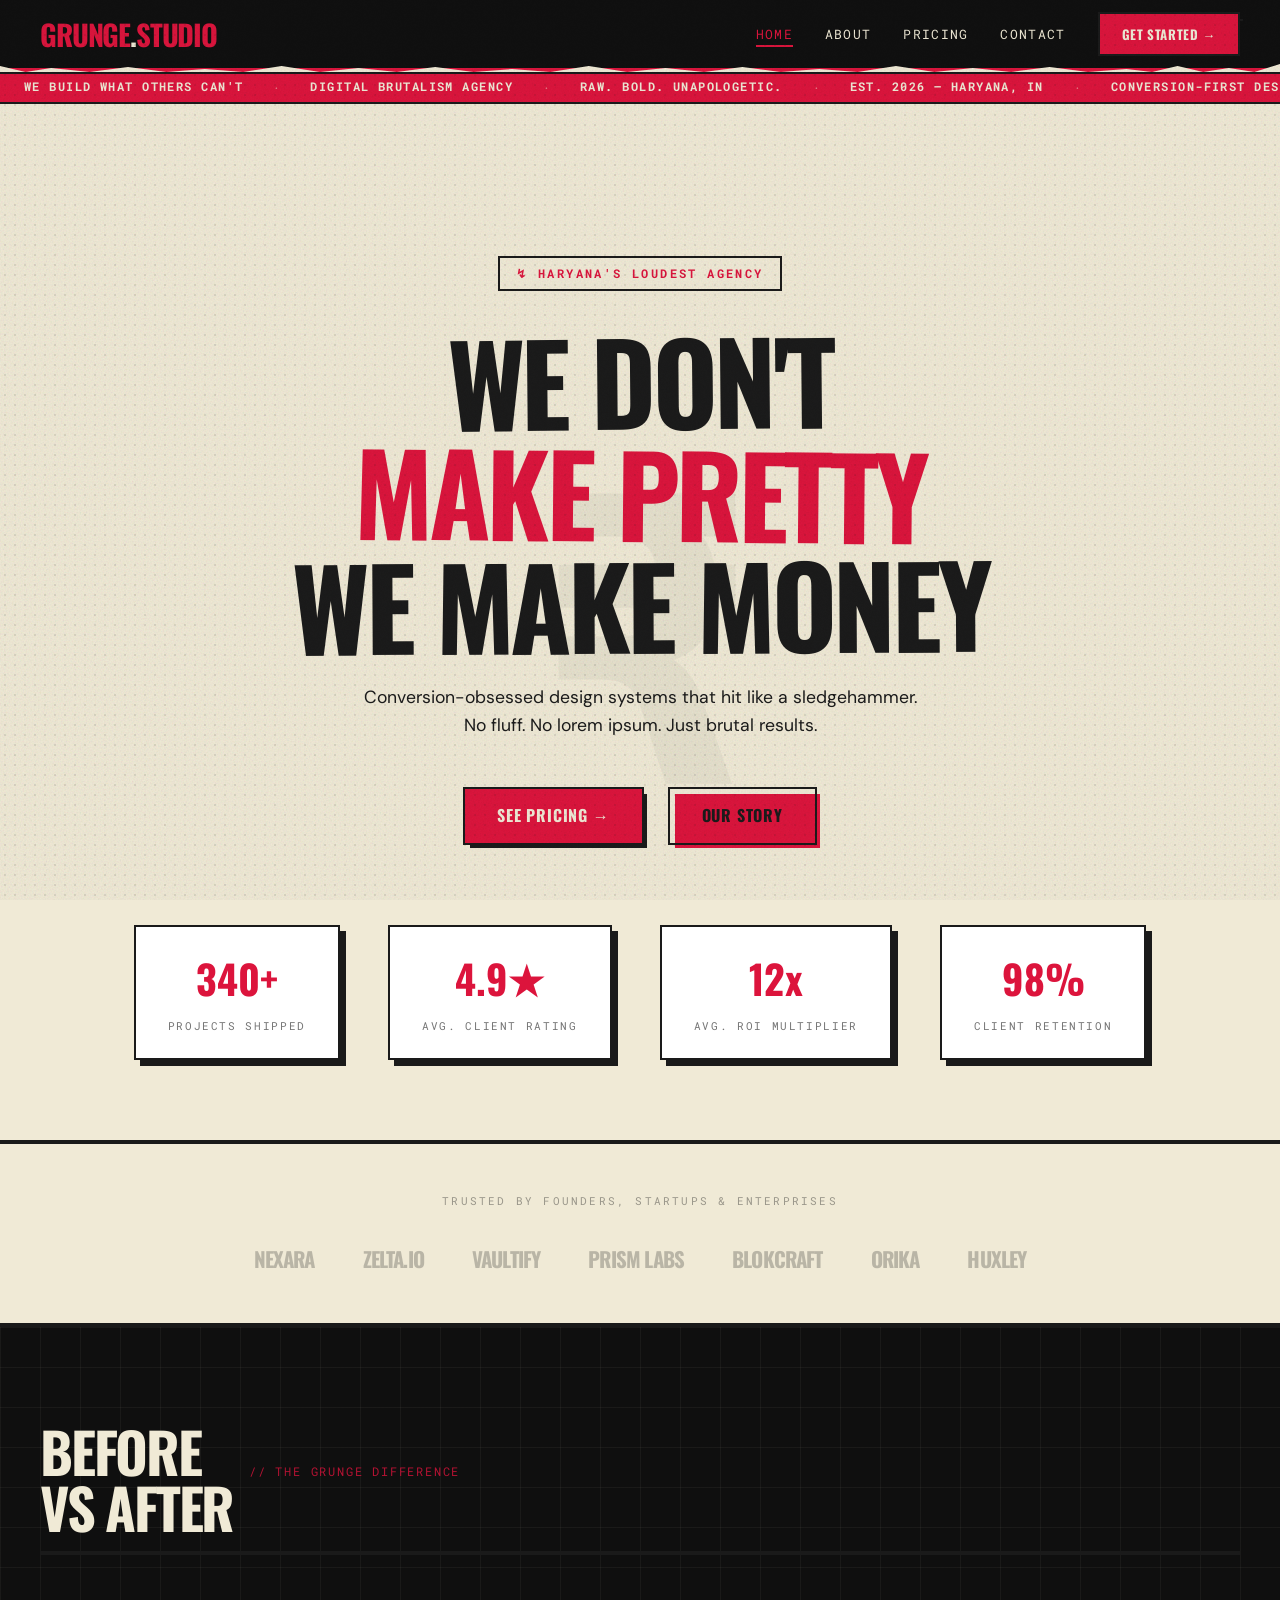
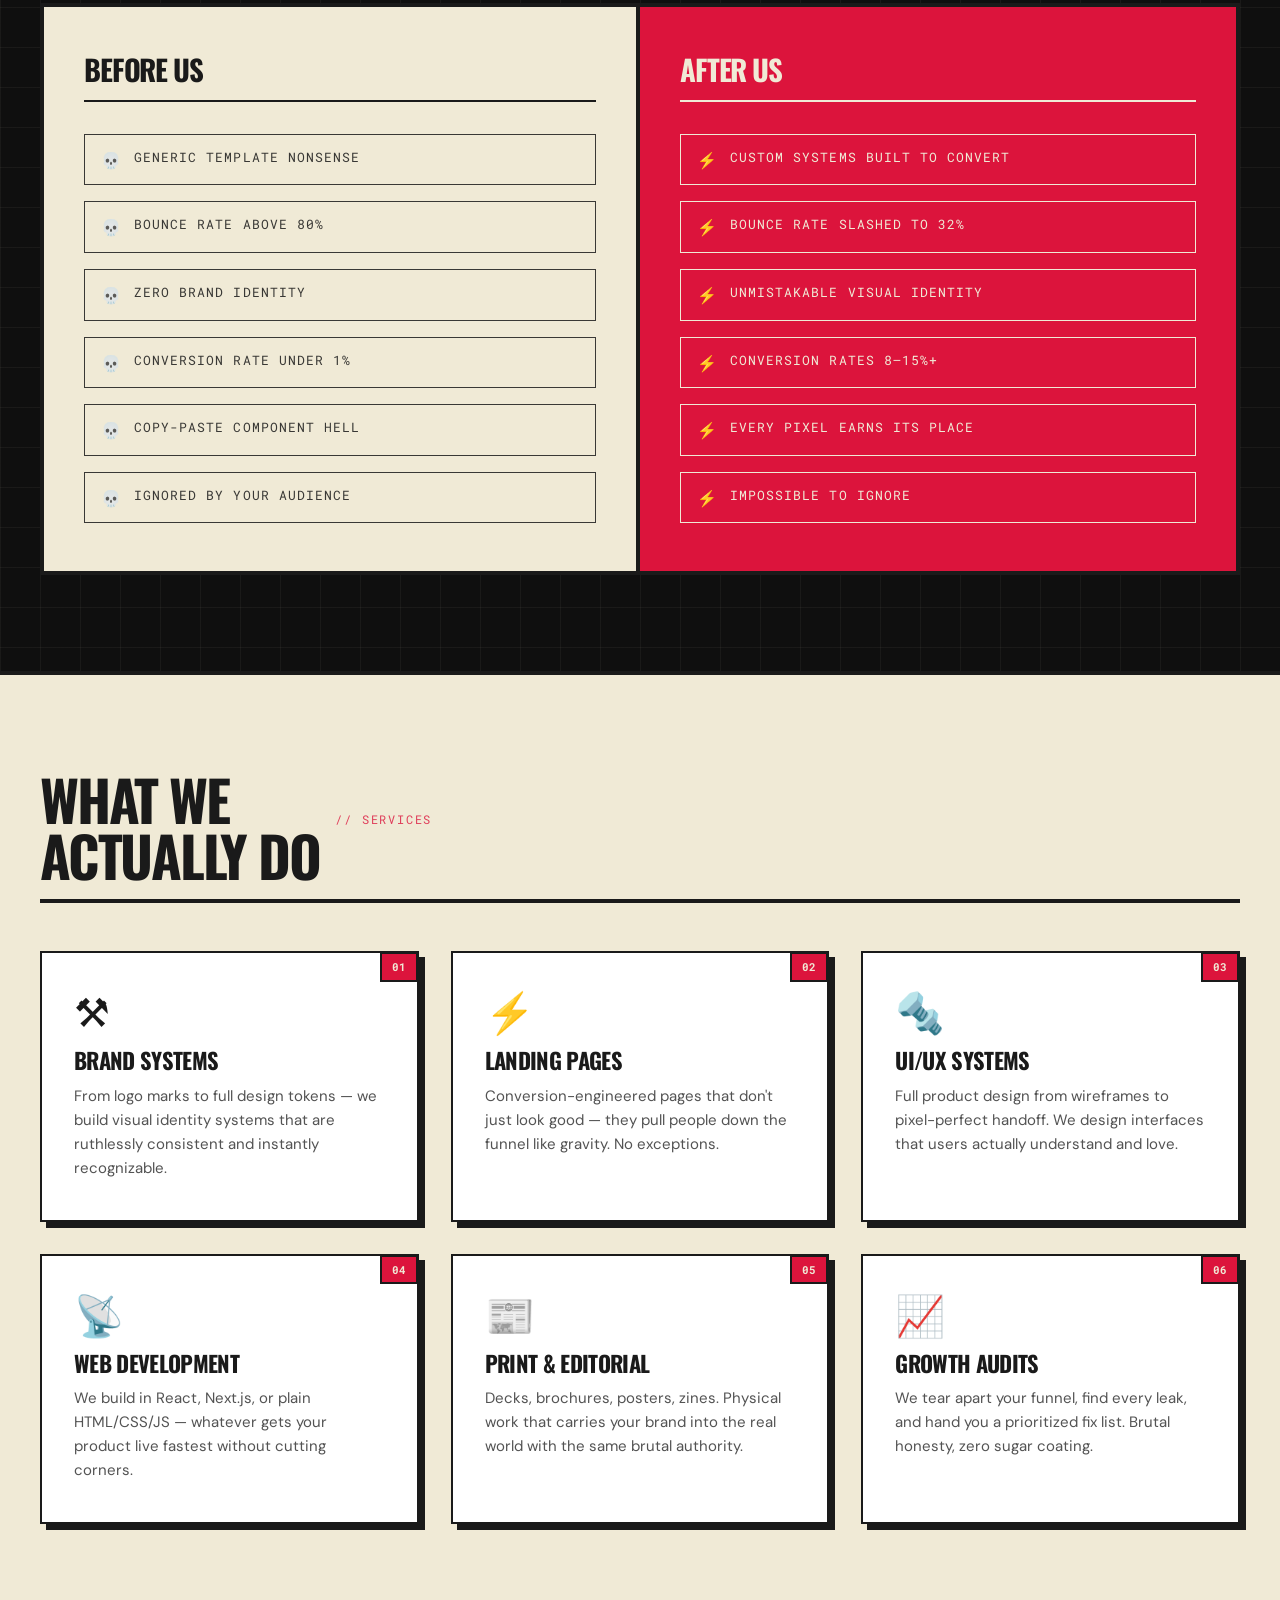
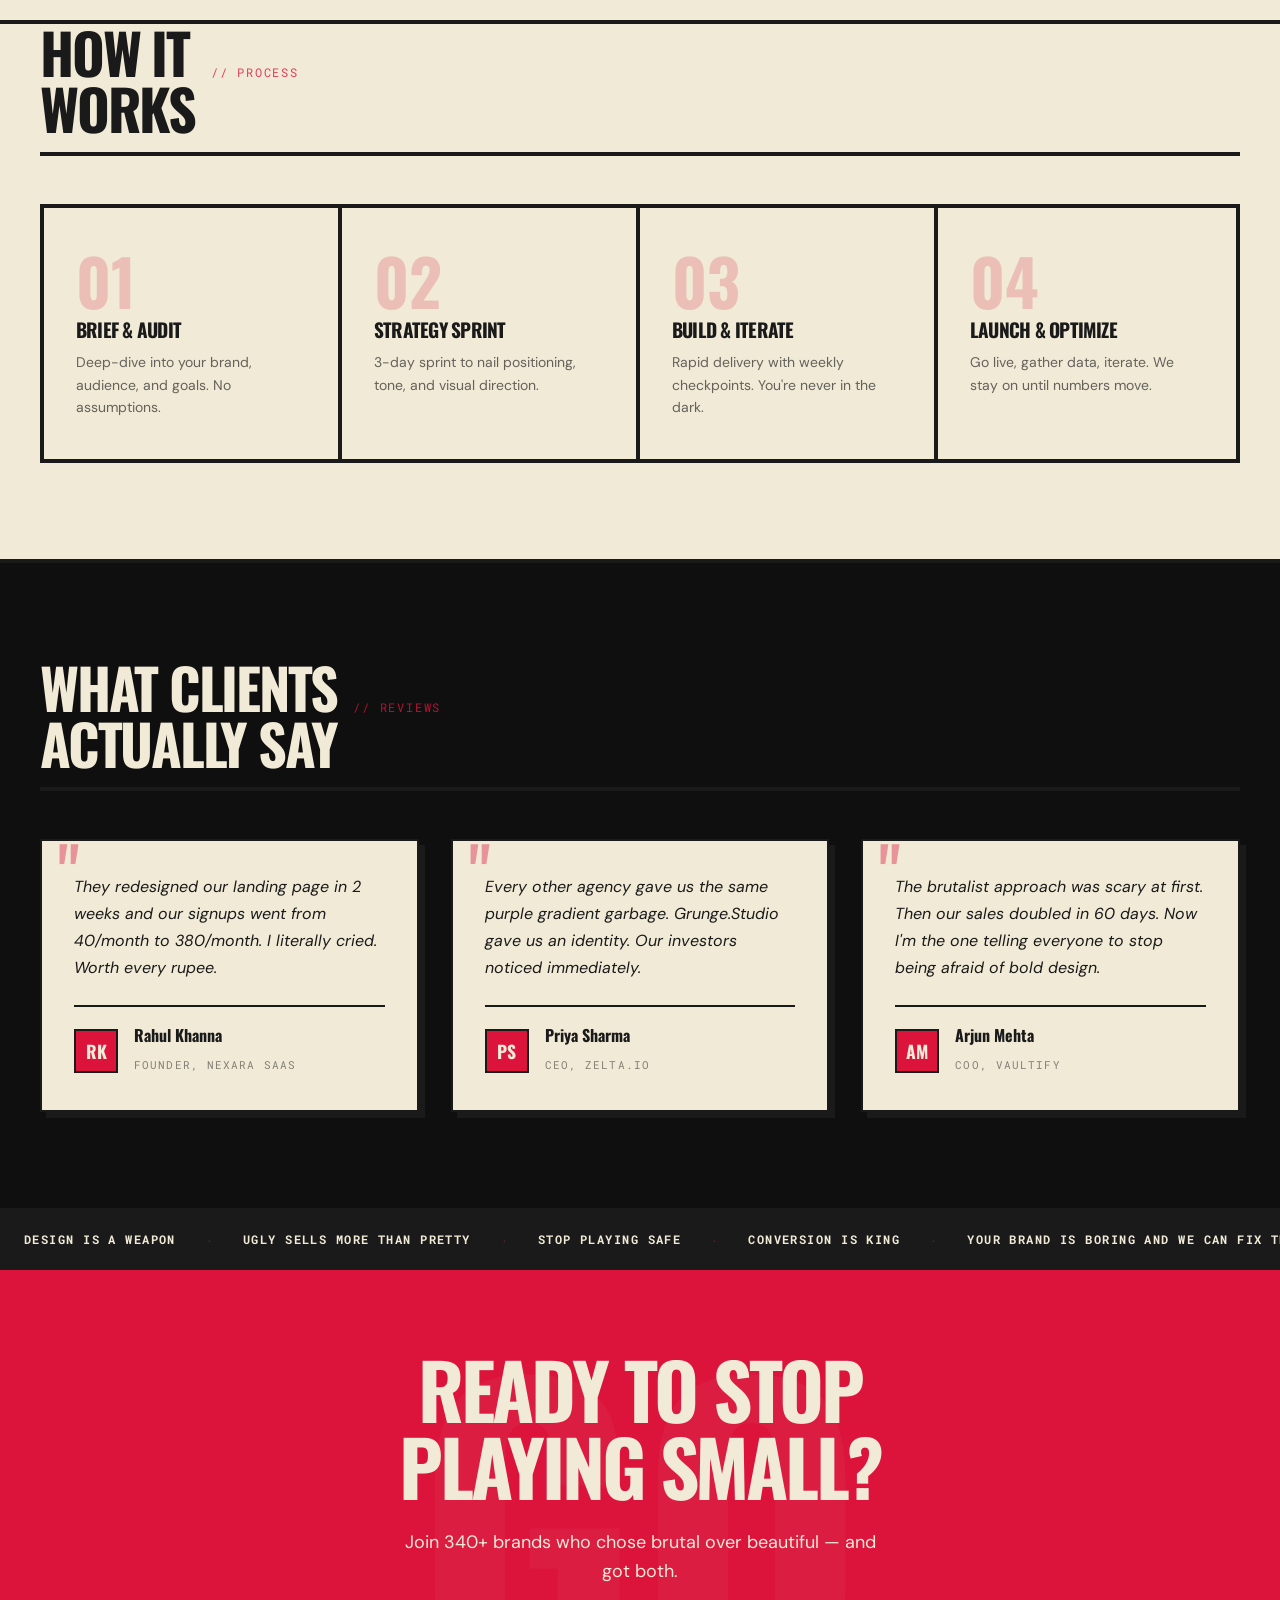
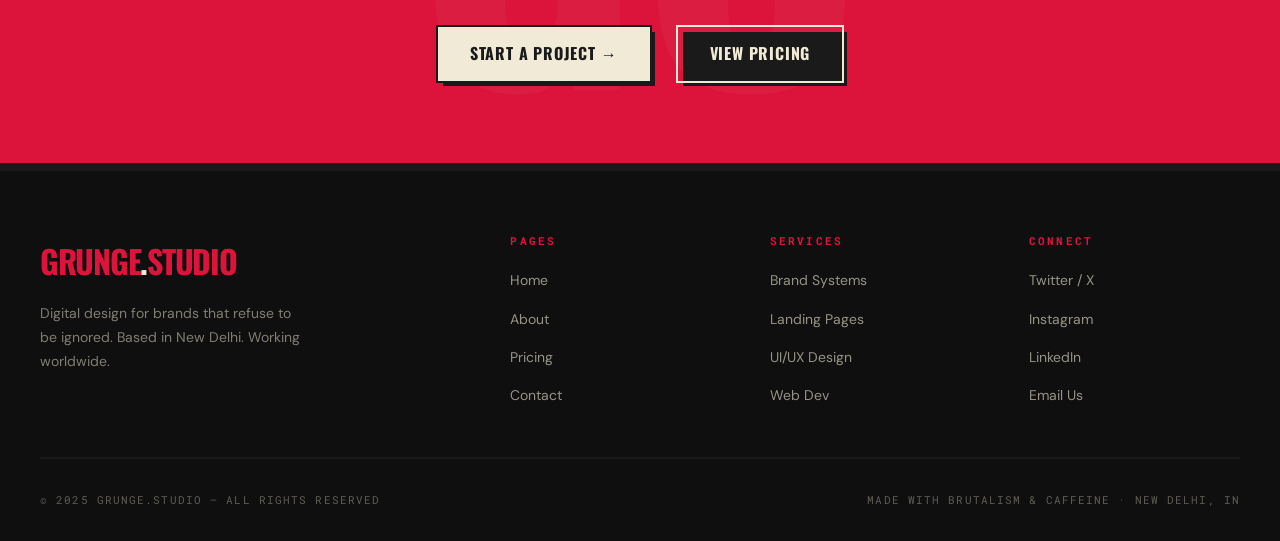
<file: webbbb project/index.html>
<!DOCTYPE html>
<html lang="en">
<head>
  <meta charset="UTF-8" />
  <meta name="viewport" content="width=device-width, initial-scale=1.0" />
  <title>GRUNGE.STUDIO — Digital Brutalism Agency</title>
  <link rel="stylesheet" href="style.css" />
  <style>
    /* Page-specific extras */
    .hero-img-block {
      position: absolute;
      right: 4vw; bottom: 4rem;
      width: 260px;
      border: var(--border);
      box-shadow: var(--shadow);
      background: var(--white);
      transform: rotate(2deg);
      overflow: hidden;
      display: none;
    }
    @media (min-width: 1000px) { .hero-img-block { display: block; } }

    .hero-img-block img { width: 100%; display: block; filter: grayscale(0.5) contrast(1.1); }
    .hero-img-caption {
      padding: 0.75rem 1rem;
      border-top: var(--border);
      font-family: 'Roboto Mono', monospace;
      font-size: 10px;
      text-transform: uppercase;
      letter-spacing: 0.1em;
      background: var(--newsprint);
    }

    .process-steps {
      display: grid;
      grid-template-columns: repeat(auto-fit, minmax(200px, 1fr));
      gap: 0;
      border: var(--border-thick);
      overflow: hidden;
    }
    .process-step {
      padding: 2.5rem 2rem;
      border-right: var(--border-thick);
      position: relative;
      transition: background 0.2s ease;
    }
    .process-step:last-child { border-right: none; }
    .process-step:hover { background: var(--crimson); color: var(--newsprint); }
    .process-step:hover .step-num { color: var(--newsprint); opacity: 0.3; }
    .process-step:hover p { color: var(--newsprint); opacity: 0.8; }
    .step-num {
      font-family: 'Oswald', sans-serif;
      font-size: 4rem;
      font-weight: 900;
      color: var(--crimson);
      opacity: 0.2;
      line-height: 1;
      margin-bottom: 0.5rem;
      display: block;
      transition: color 0.2s ease, opacity 0.2s ease;
    }
    .process-step h3 { font-size: 1.2rem; margin-bottom: 0.75rem; }
    .process-step p { font-size: 14px; opacity: 0.65; transition: color 0.2s ease, opacity 0.2s ease; }

    .brands-strip {
      padding: 3rem 2.5rem;
      border-bottom: var(--border-thick);
    }
    .brands-label {
      font-family: 'Roboto Mono', monospace;
      font-size: 11px;
      text-transform: uppercase;
      letter-spacing: 0.2em;
      opacity: 0.4;
      margin-bottom: 2rem;
      text-align: center;
    }
    .brands-logos {
      display: flex;
      align-items: center;
      justify-content: center;
      flex-wrap: wrap;
      gap: 3rem;
    }
    .brand-logo {
      font-family: 'Oswald', sans-serif;
      font-size: 1.3rem;
      font-weight: 700;
      letter-spacing: -0.04em;
      text-transform: uppercase;
      color: var(--charcoal);
      opacity: 0.25;
      transition: opacity 0.2s ease;
      cursor: default;
    }
    .brand-logo:hover { opacity: 0.7; }
  </style>
</head>
<body>

<!-- ════ HEADER ════════════════════════════════════════════ -->
<header class="site-header">
  <a href="index.html" class="logo">GRUNGE<span>.</span>STUDIO</a>
  <nav>
    <a href="index.html">Home</a>
    <a href="about.html">About</a>
    <a href="pricing.html">Pricing</a>
    <a href="contact.html">Contact</a>
    <a href="contact.html" class="btn-stamp" style="padding:10px 22px; font-size:13px;">Get Started →</a>
  </nav>
  <button class="hamburger" aria-label="Menu">
    <span></span><span></span><span></span>
  </button>
</header>

<!-- ════ MOBILE NAV ════════════════════════════════════════ -->
<div class="mobile-nav">
  <button class="mobile-nav-close">✕</button>
  <a href="index.html">Home</a>
  <a href="about.html">About</a>
  <a href="pricing.html">Pricing</a>
  <a href="contact.html">Contact</a>
</div>

<!-- ════ TICKER ════════════════════════════════════════════ -->
<div class="ticker" style="margin-top:72px;">
  <div class="ticker-track">
    <span class="ticker-item">We Build What Others Can't</span>
    <span class="ticker-dot">·</span>
    <span class="ticker-item">Digital Brutalism Agency</span>
    <span class="ticker-dot">·</span>
    <span class="ticker-item">Raw. Bold. Unapologetic.</span>
    <span class="ticker-dot">·</span>
    <span class="ticker-item">Est. 2026 — Haryana, IN</span>
    <span class="ticker-dot">·</span>
    <span class="ticker-item">Conversion-First Design</span>
    <span class="ticker-dot">·</span>
    <span class="ticker-item">Results Over Pretty</span>
    <span class="ticker-dot">·</span>
  </div>
</div>

<!-- ════ HERO ═══════════════════════════════════════════════ -->
<section class="hero" id="hero">
  <div class="hero-watermark">₹</div>

  <span class="hero-label glitch-reveal">↯ Haryana's Loudest Agency</span>

  <h1 class="glitch-reveal">
    <span class="line-1">We Don't</span>
    <span class="line-2">Make Pretty</span>
    <span class="line-3">We Make Money</span>
  </h1>

  <p class="hero-sub glitch-reveal">
    Conversion-obsessed design systems that hit like a sledgehammer.
    No fluff. No lorem ipsum. Just brutal results.
  </p>

  <div class="hero-ctas glitch-reveal">
    <a href="pricing.html" class="btn-stamp">See Pricing →</a>
    <a href="about.html" class="btn-stamp btn-stamp--outline">Our Story</a>
  </div>

  <div class="hero-stats">
    <div class="stat-item glitch-reveal">
      <span class="stat-num" data-count="340" data-suffix="+">0</span>
      <span class="stat-label">Projects Shipped</span>
    </div>
    <div class="stat-item glitch-reveal">
      <span class="stat-num" data-count="4.9" data-suffix="★">0</span>
      <span class="stat-label">Avg. Client Rating</span>
    </div>
    <div class="stat-item glitch-reveal">
      <span class="stat-num" data-count="12" data-suffix="x">0</span>
      <span class="stat-label">Avg. ROI Multiplier</span>
    </div>
    <div class="stat-item glitch-reveal">
      <span class="stat-num" data-count="98" data-suffix="%">0</span>
      <span class="stat-label">Client Retention</span>
    </div>
  </div>
</section>

<!-- ════ BRANDS STRIP ═══════════════════════════════════════ -->
<div class="brands-strip">
  <p class="brands-label">Trusted by founders, startups & enterprises</p>
  <div class="brands-logos">
    <span class="brand-logo">Nexara</span>
    <span class="brand-logo">Zelta.io</span>
    <span class="brand-logo">Vaultify</span>
    <span class="brand-logo">Prism Labs</span>
    <span class="brand-logo">Blokcraft</span>
    <span class="brand-logo">Orika</span>
    <span class="brand-logo">Huxley</span>
  </div>
</div>

<!-- ════ COMPARISON ═════════════════════════════════════════ -->
<section class="comparison">
  <div class="section-header glitch-reveal">
    <h2 style="color:var(--newsprint);">Before<br>vs After</h2>
    <span class="section-label">// The Grunge Difference</span>
  </div>

  <div class="compare-grid glitch-reveal">
    <div class="compare-col compare-col--before">
      <h3>Before Us</h3>
      <ul class="compare-list">
        <li data-icon="💀">Generic template nonsense</li>
        <li data-icon="💀">Bounce rate above 80%</li>
        <li data-icon="💀">Zero brand identity</li>
        <li data-icon="💀">Conversion rate under 1%</li>
        <li data-icon="💀">Copy-paste component hell</li>
        <li data-icon="💀">Ignored by your audience</li>
      </ul>
    </div>
    <div class="compare-col compare-col--after">
      <h3>After Us</h3>
      <ul class="compare-list">
        <li data-icon="⚡">Custom systems built to convert</li>
        <li data-icon="⚡">Bounce rate slashed to 32%</li>
        <li data-icon="⚡">Unmistakable visual identity</li>
        <li data-icon="⚡">Conversion rates 8–15%+</li>
        <li data-icon="⚡">Every pixel earns its place</li>
        <li data-icon="⚡">Impossible to ignore</li>
      </ul>
    </div>
  </div>
</section>

<!-- ════ FEATURES ════════════════════════════════════════════ -->
<section>
  <div class="section-header glitch-reveal">
    <h2>What We<br>Actually Do</h2>
    <span class="section-label">// Services</span>
  </div>

  <div class="features-grid">
    <div class="feature-card glitch-reveal">
      <span class="card-tag">01</span>
      <span class="card-icon">⚒</span>
      <h3>Brand Systems</h3>
      <p>From logo marks to full design tokens — we build visual identity systems that are ruthlessly consistent and instantly recognizable.</p>
    </div>
    <div class="feature-card glitch-reveal">
      <span class="card-tag">02</span>
      <span class="card-icon">⚡</span>
      <h3>Landing Pages</h3>
      <p>Conversion-engineered pages that don't just look good — they pull people down the funnel like gravity. No exceptions.</p>
    </div>
    <div class="feature-card glitch-reveal">
      <span class="card-tag">03</span>
      <span class="card-icon">🔩</span>
      <h3>UI/UX Systems</h3>
      <p>Full product design from wireframes to pixel-perfect handoff. We design interfaces that users actually understand and love.</p>
    </div>
    <div class="feature-card glitch-reveal">
      <span class="card-tag">04</span>
      <span class="card-icon">📡</span>
      <h3>Web Development</h3>
      <p>We build in React, Next.js, or plain HTML/CSS/JS — whatever gets your product live fastest without cutting corners.</p>
    </div>
    <div class="feature-card glitch-reveal">
      <span class="card-tag">05</span>
      <span class="card-icon">📰</span>
      <h3>Print & Editorial</h3>
      <p>Decks, brochures, posters, zines. Physical work that carries your brand into the real world with the same brutal authority.</p>
    </div>
    <div class="feature-card glitch-reveal">
      <span class="card-tag">06</span>
      <span class="card-icon">📈</span>
      <h3>Growth Audits</h3>
      <p>We tear apart your funnel, find every leak, and hand you a prioritized fix list. Brutal honesty, zero sugar coating.</p>
    </div>
  </div>
</section>

<!-- ════ PROCESS ═════════════════════════════════════════════ -->
<section style="padding-top:0; border-bottom: var(--border-thick);">
  <div class="section-header glitch-reveal">
    <h2>How It<br>Works</h2>
    <span class="section-label">// Process</span>
  </div>

  <div class="process-steps glitch-reveal">
    <div class="process-step">
      <span class="step-num">01</span>
      <h3>Brief & Audit</h3>
      <p>Deep-dive into your brand, audience, and goals. No assumptions.</p>
    </div>
    <div class="process-step">
      <span class="step-num">02</span>
      <h3>Strategy Sprint</h3>
      <p>3-day sprint to nail positioning, tone, and visual direction.</p>
    </div>
    <div class="process-step">
      <span class="step-num">03</span>
      <h3>Build & Iterate</h3>
      <p>Rapid delivery with weekly checkpoints. You're never in the dark.</p>
    </div>
    <div class="process-step">
      <span class="step-num">04</span>
      <h3>Launch & Optimize</h3>
      <p>Go live, gather data, iterate. We stay on until numbers move.</p>
    </div>
  </div>
</section>

<!-- ════ TESTIMONIALS ════════════════════════════════════════ -->
<section class="testimonials">
  <div class="section-header glitch-reveal">
    <h2 style="color:var(--newsprint);">What Clients<br>Actually Say</h2>
    <span class="section-label">// Reviews</span>
  </div>

  <div class="testi-grid">
    <div class="testi-card glitch-reveal">
      <p class="testi-text">They redesigned our landing page in 2 weeks and our signups went from 40/month to 380/month. I literally cried. Worth every rupee.</p>
      <div class="testi-author">
        <div class="testi-avatar">RK</div>
        <div>
          <span class="testi-name">Rahul Khanna</span>
          <span class="testi-role">Founder, Nexara SaaS</span>
        </div>
      </div>
    </div>
    <div class="testi-card glitch-reveal">
      <p class="testi-text">Every other agency gave us the same purple gradient garbage. Grunge.Studio gave us an identity. Our investors noticed immediately.</p>
      <div class="testi-author">
        <div class="testi-avatar">PS</div>
        <div>
          <span class="testi-name">Priya Sharma</span>
          <span class="testi-role">CEO, Zelta.io</span>
        </div>
      </div>
    </div>
    <div class="testi-card glitch-reveal">
      <p class="testi-text">The brutalist approach was scary at first. Then our sales doubled in 60 days. Now I'm the one telling everyone to stop being afraid of bold design.</p>
      <div class="testi-author">
        <div class="testi-avatar">AM</div>
        <div>
          <span class="testi-name">Arjun Mehta</span>
          <span class="testi-role">COO, Vaultify</span>
        </div>
      </div>
    </div>
  </div>
</section>

<!-- ════ MARQUEE DARK ════════════════════════════════════════ -->
<div class="marquee-dark">
  <div class="ticker-track">
    <span class="ticker-item">Design Is A Weapon</span>
    <span class="ticker-dot" style="color:var(--crimson);">·</span>
    <span class="ticker-item">Ugly Sells More Than Pretty</span>
    <span class="ticker-dot" style="color:var(--crimson);">·</span>
    <span class="ticker-item">Stop Playing Safe</span>
    <span class="ticker-dot" style="color:var(--crimson);">·</span>
    <span class="ticker-item">Conversion Is King</span>
    <span class="ticker-dot" style="color:var(--crimson);">·</span>
    <span class="ticker-item">Your Brand Is Boring And We Can Fix That</span>
    <span class="ticker-dot" style="color:var(--crimson);">·</span>
  </div>
</div>

<!-- ════ CTA BAND ════════════════════════════════════════════ -->
<section class="cta-band">
  <h2 class="glitch-reveal" data-glitch>Ready To Stop<br>Playing Small?</h2>
  <p class="glitch-reveal">Join 340+ brands who chose brutal over beautiful — and got both.</p>
  <div class="glitch-reveal" style="display:flex;gap:1.5rem;justify-content:center;flex-wrap:wrap;">
    <a href="contact.html" class="btn-stamp btn-stamp--white">Start A Project →</a>
    <a href="pricing.html" class="btn-stamp" style="background:transparent;color:var(--newsprint);border-color:var(--newsprint);">View Pricing</a>
  </div>
</section>

<!-- ════ FOOTER ══════════════════════════════════════════════ -->
<footer>
  <div class="footer-grid">
    <div class="footer-brand">
      <span class="logo">GRUNGE<span>.</span>STUDIO</span>
      <p>Digital design for brands that refuse to be ignored. Based in New Delhi. Working worldwide.</p>
    </div>
    <div class="footer-col">
      <h4>Pages</h4>
      <ul>
        <li><a href="index.html">Home</a></li>
        <li><a href="about.html">About</a></li>
        <li><a href="pricing.html">Pricing</a></li>
        <li><a href="contact.html">Contact</a></li>
      </ul>
    </div>
    <div class="footer-col">
      <h4>Services</h4>
      <ul>
        <li><a href="#">Brand Systems</a></li>
        <li><a href="#">Landing Pages</a></li>
        <li><a href="#">UI/UX Design</a></li>
        <li><a href="#">Web Dev</a></li>
      </ul>
    </div>
    <div class="footer-col">
      <h4>Connect</h4>
      <ul>
        <li><a href="#">Twitter / X</a></li>
        <li><a href="#">Instagram</a></li>
        <li><a href="#">LinkedIn</a></li>
        <li><a href="contact.html">Email Us</a></li>
      </ul>
    </div>
  </div>
  <div class="footer-bottom">
    <p>© 2025 Grunge.Studio — All Rights Reserved</p>
    <p>Made with Brutalism & Caffeine · New Delhi, IN</p>
  </div>
</footer>

<script src="script.js"></script>
</body>
</html>
</file>
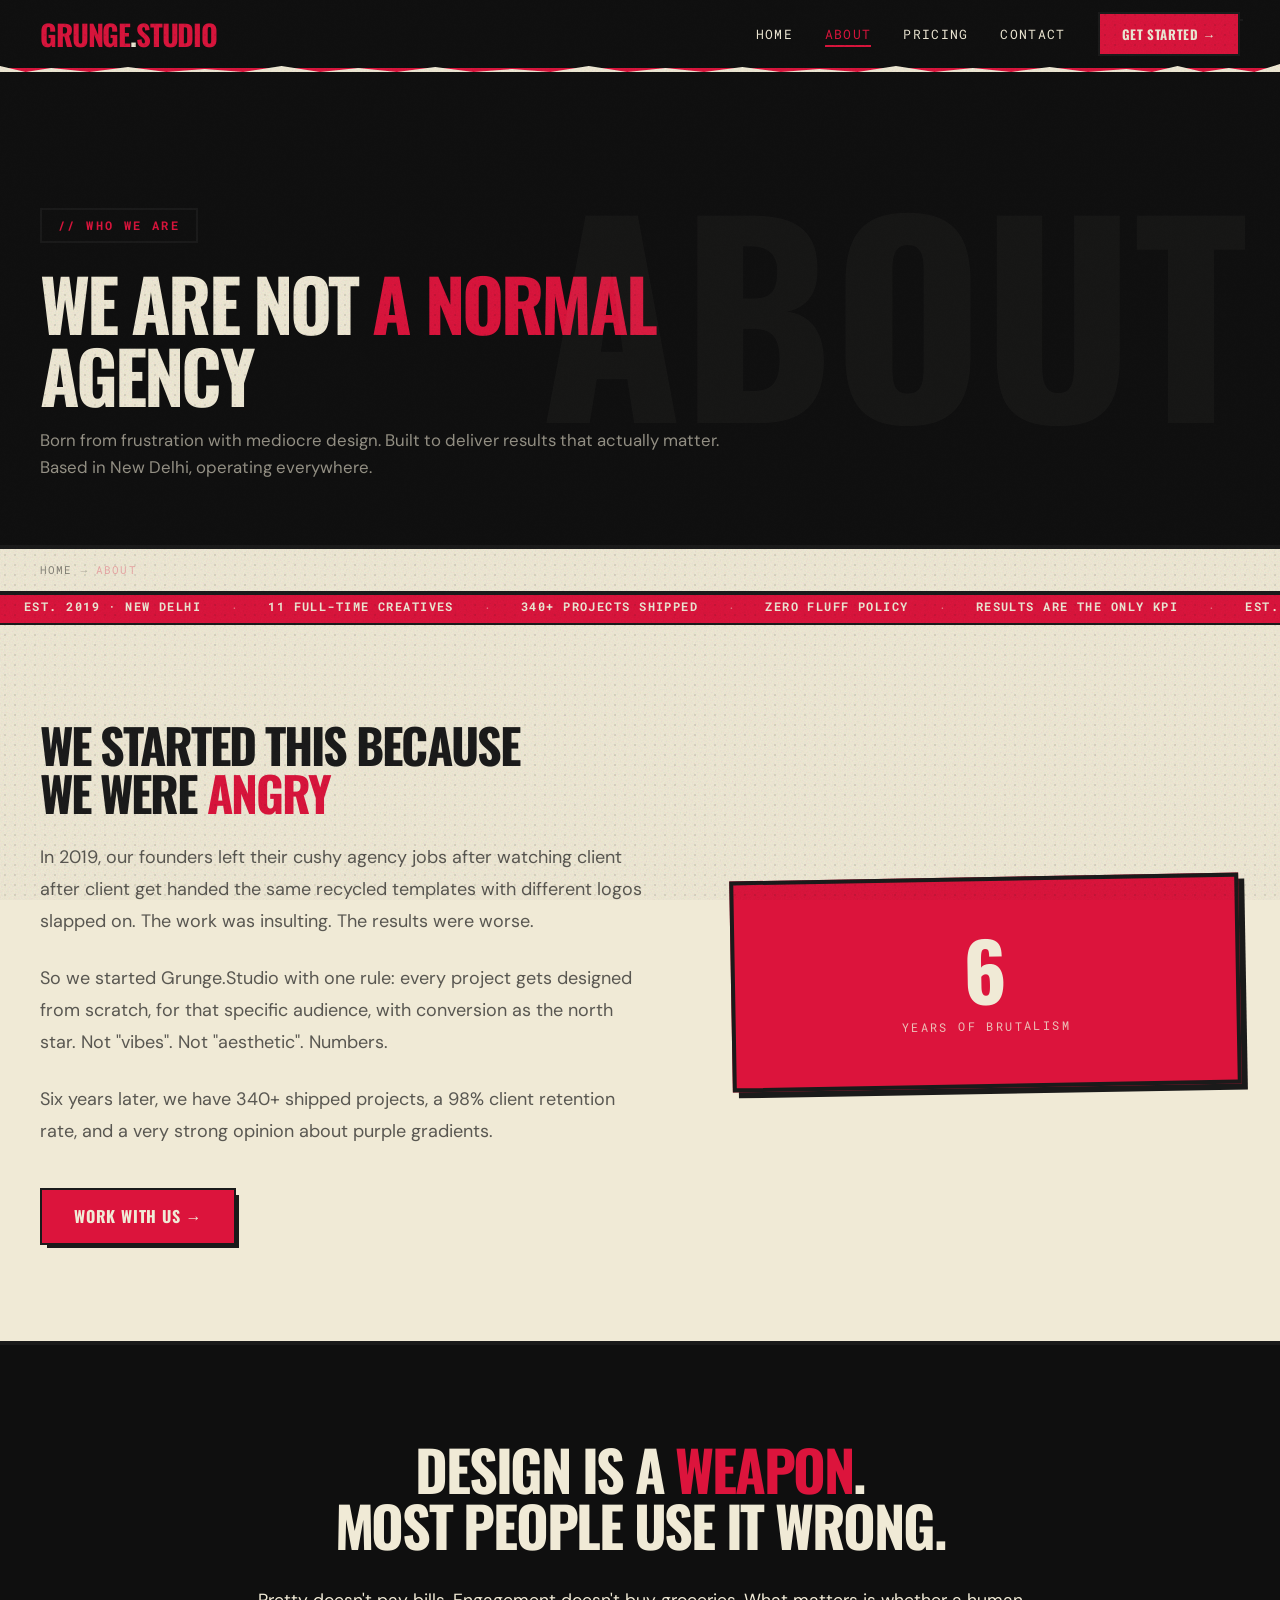
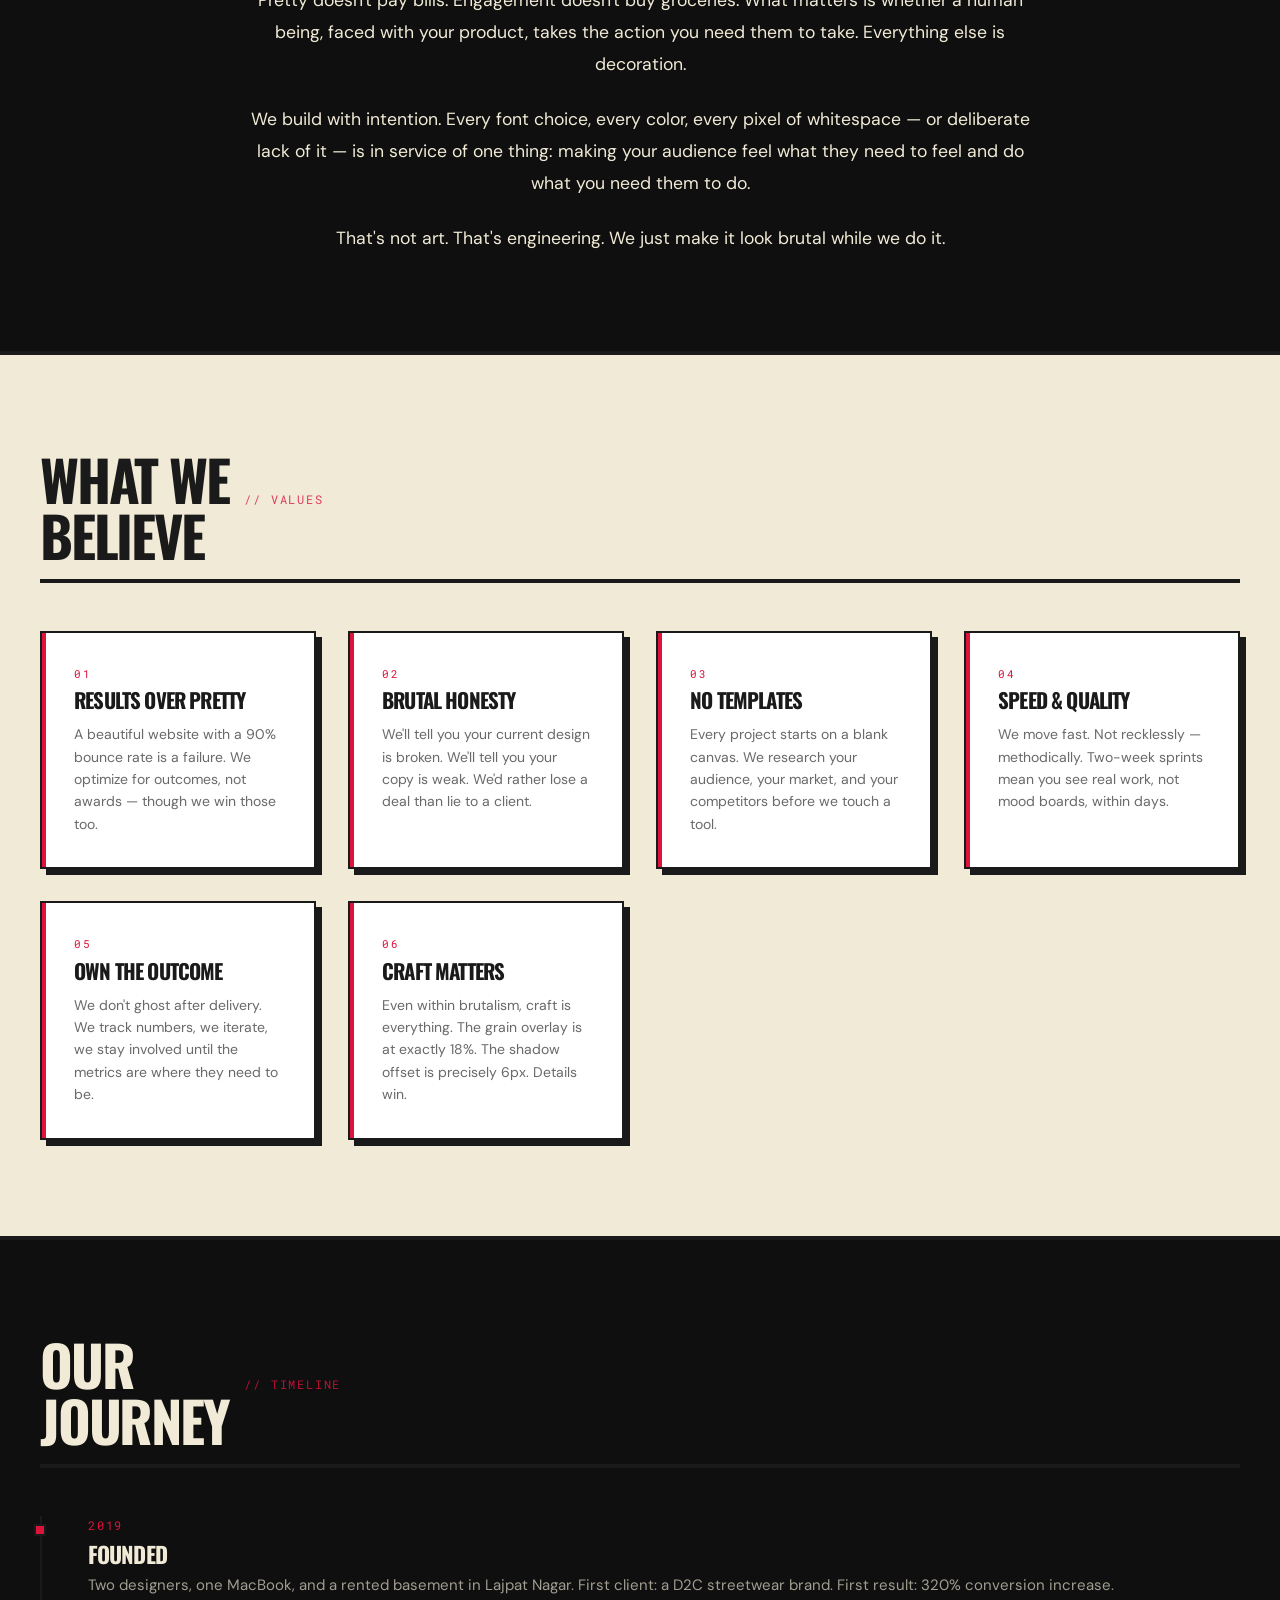
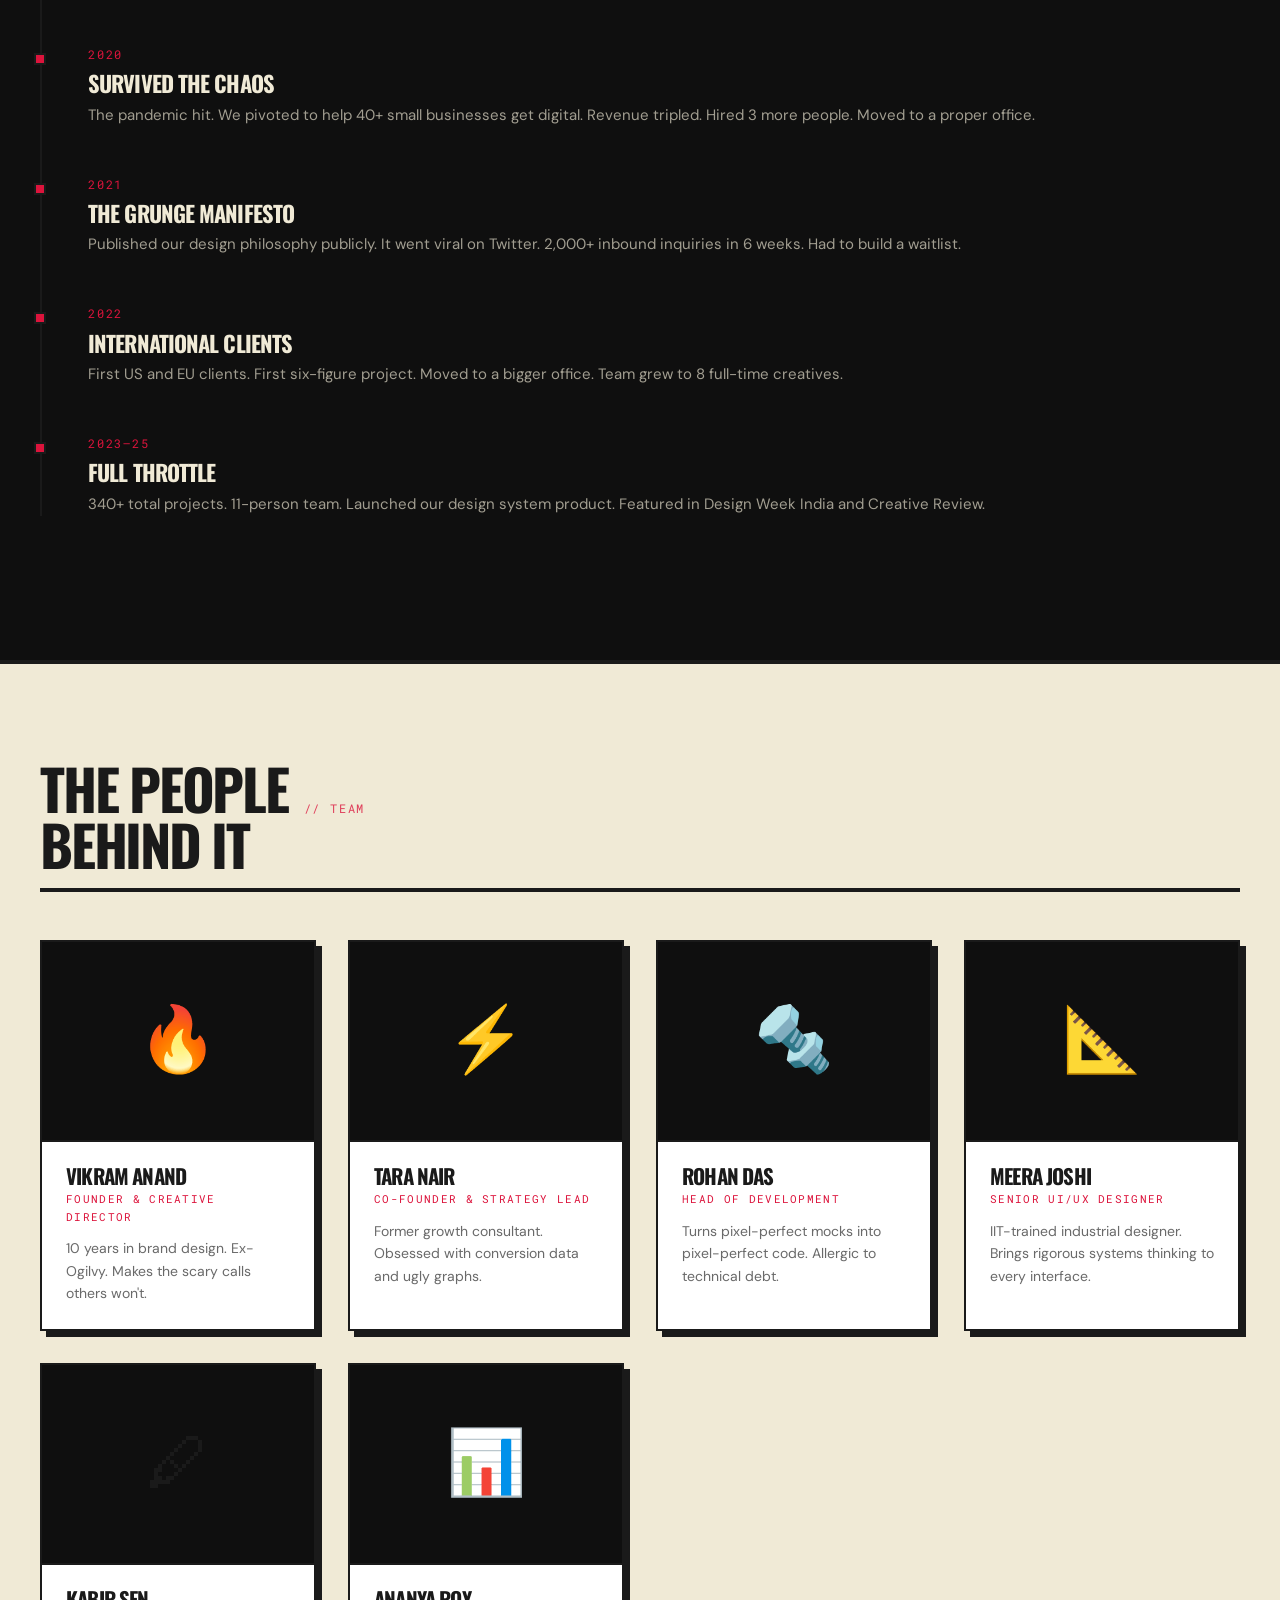
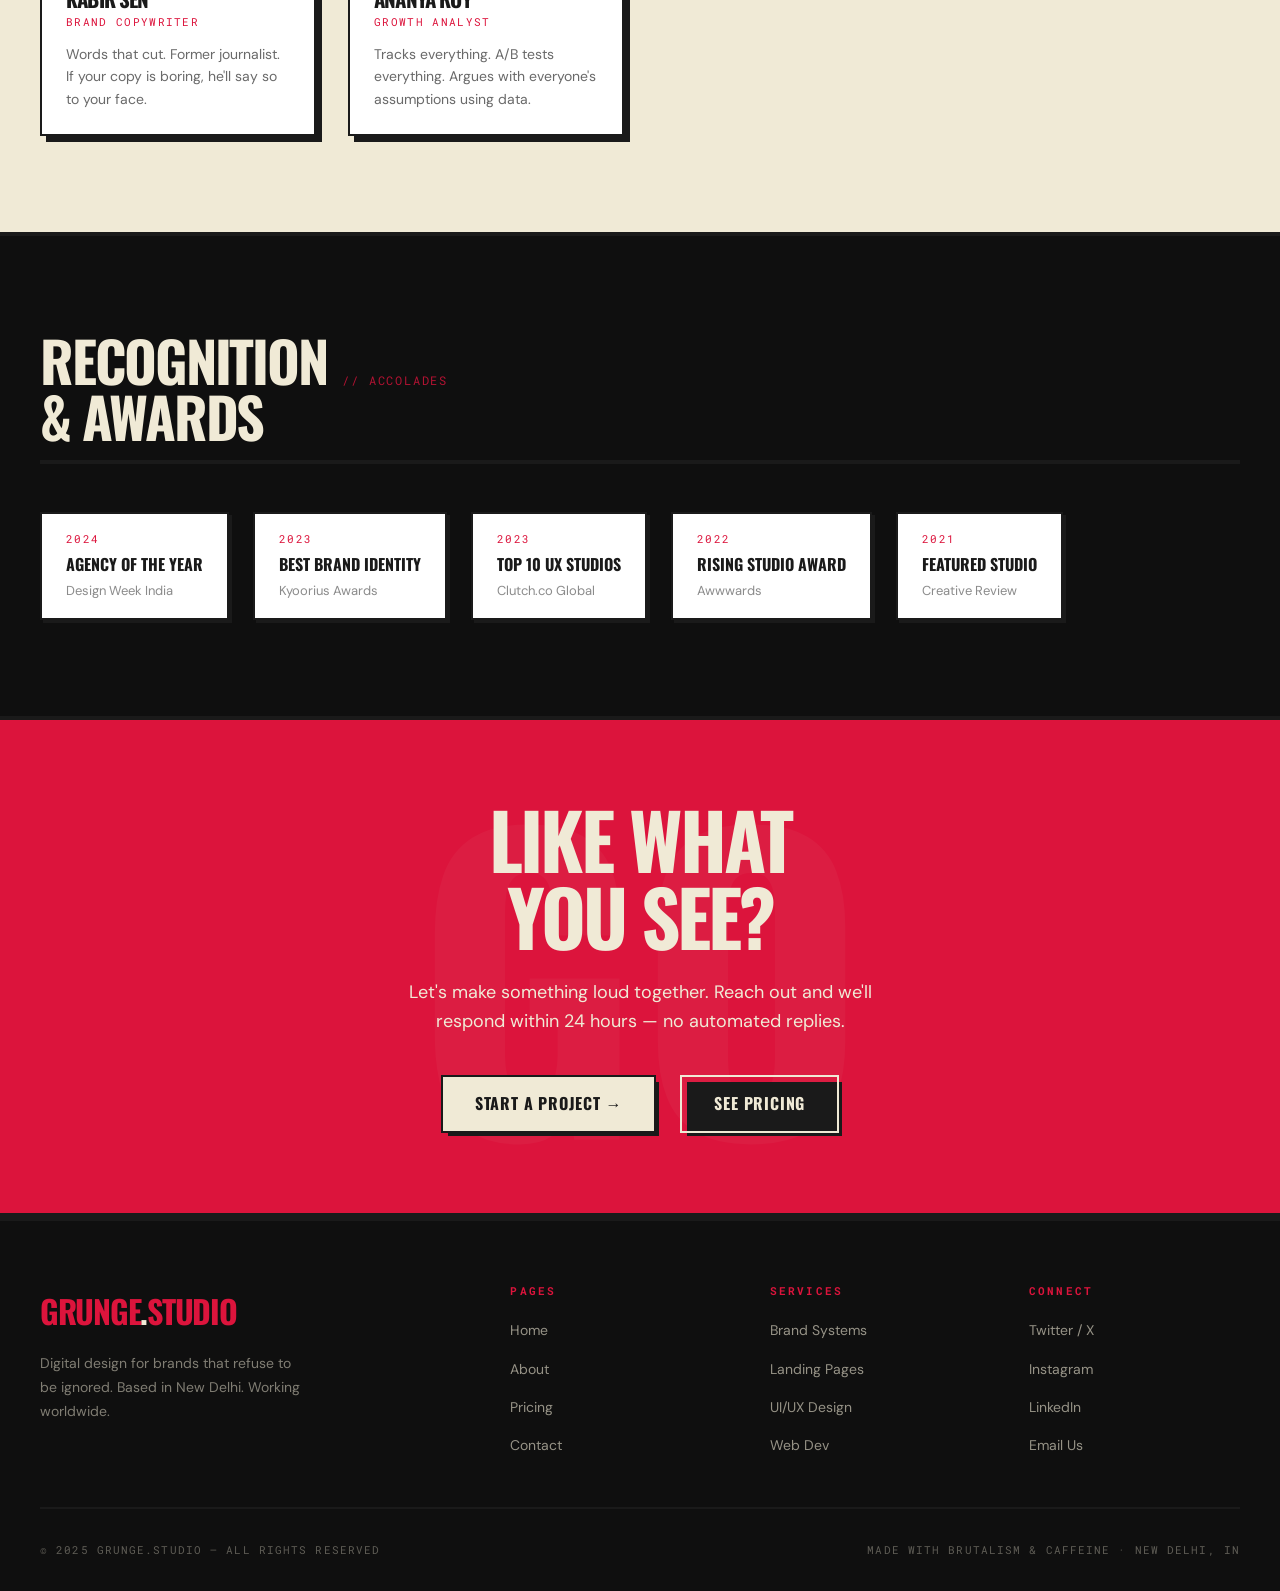
<file: webbbb project/about.html>
<!DOCTYPE html>
<html lang="en">
<head>
  <meta charset="UTF-8" />
  <meta name="viewport" content="width=device-width, initial-scale=1.0" />
  <title>About — GRUNGE.STUDIO</title>
  <link rel="stylesheet" href="style.css" />
  <style>
    .values-grid {
      display: grid;
      grid-template-columns: repeat(auto-fit, minmax(240px, 1fr));
      gap: 2rem;
    }
    .value-card {
      padding: 2rem;
      border: var(--border);
      box-shadow: var(--shadow);
      background: var(--white);
      position: relative;
      overflow: hidden;
    }
    .value-card::before {
      content: '';
      position: absolute;
      top: 0; left: 0;
      width: 4px; height: 100%;
      background: var(--crimson);
    }
    .value-card h3 { font-size: 1.3rem; margin-bottom: 0.75rem; }
    .value-card p  { font-size: 14px; opacity: 0.65; }
    .value-num {
      font-family: 'Roboto Mono', monospace;
      font-size: 11px;
      text-transform: uppercase;
      letter-spacing: 0.15em;
      color: var(--crimson);
      margin-bottom: 0.5rem;
      display: block;
    }

    .manifesto {
      background: var(--carbon);
      padding: 6rem 2.5rem;
      border-bottom: var(--border-thick);
    }
    .manifesto-text {
      max-width: 800px;
      margin: 0 auto;
      text-align: center;
    }
    .manifesto-text h2 {
      font-size: clamp(2rem, 5vw, 3.5rem);
      color: var(--newsprint);
      margin-bottom: 2rem;
    }
    .manifesto-text h2 em {
      font-style: normal;
      color: var(--crimson);
    }
    .manifesto-text p {
      color: var(--newsprint);
      opacity: 0.6;
      font-size: 1.1rem;
      line-height: 1.8;
      margin-bottom: 1.5rem;
    }
    .manifesto-text p:last-child { margin-bottom: 0; }

    .awards-row {
      display: flex;
      flex-wrap: wrap;
      gap: 1.5rem;
    }
    .award-badge {
      border: var(--border);
      padding: 1rem 1.5rem;
      background: var(--white);
      box-shadow: var(--shadow-sm);
      display: flex;
      flex-direction: column;
      gap: 0.25rem;
    }
    .award-badge .award-year {
      font-family: 'Roboto Mono', monospace;
      font-size: 11px;
      text-transform: uppercase;
      letter-spacing: 0.12em;
      color: var(--crimson);
    }
    .award-badge .award-name {
      font-family: 'Oswald', sans-serif;
      font-size: 1rem;
      font-weight: 700;
      text-transform: uppercase;
    }
    .award-badge .award-org {
      font-size: 13px;
      opacity: 0.5;
    }

    .about-intro-grid {
      display: grid;
      grid-template-columns: 1.2fr 1fr;
      gap: 5rem;
      align-items: center;
    }
    .about-intro-text h2 { font-size: clamp(2rem, 4vw, 3rem); margin-bottom: 1.5rem; }
    .about-intro-text p  { opacity: 0.7; margin-bottom: 1.5rem; line-height: 1.8; }

    .big-number-block {
      border: var(--border-thick);
      padding: 3rem 2rem;
      background: var(--crimson);
      text-align: center;
      transform: rotate(-1deg);
      box-shadow: var(--shadow);
    }
    .big-number-block .big-num {
      font-family: 'Oswald', sans-serif;
      font-size: 5rem;
      font-weight: 900;
      color: var(--newsprint);
      line-height: 1;
      display: block;
    }
    .big-number-block .big-label {
      font-family: 'Roboto Mono', monospace;
      font-size: 12px;
      text-transform: uppercase;
      letter-spacing: 0.2em;
      color: var(--newsprint);
      opacity: 0.8;
      margin-top: 0.5rem;
      display: block;
    }

    @media (max-width: 800px) {
      .about-intro-grid { grid-template-columns: 1fr; }
    }
  </style>
</head>
<body>

<!-- HEADER -->
<header class="site-header">
  <a href="index.html" class="logo">GRUNGE<span>.</span>STUDIO</a>
  <nav>
    <a href="index.html">Home</a>
    <a href="about.html">About</a>
    <a href="pricing.html">Pricing</a>
    <a href="contact.html">Contact</a>
    <a href="contact.html" class="btn-stamp" style="padding:10px 22px; font-size:13px;">Get Started →</a>
  </nav>
  <button class="hamburger" aria-label="Menu"><span></span><span></span><span></span></button>
</header>

<div class="mobile-nav">
  <button class="mobile-nav-close">✕</button>
  <a href="index.html">Home</a>
  <a href="about.html">About</a>
  <a href="pricing.html">Pricing</a>
  <a href="contact.html">Contact</a>
</div>

<!-- PAGE HERO -->
<div class="page-hero" data-bg-text="ABOUT" style="margin-top:72px;">
  <div class="page-hero-content">
    <span class="hero-label" style="margin-bottom:1.5rem; display:inline-block;">// Who We Are</span>
    <h1>We Are Not <span>A Normal</span><br>Agency</h1>
    <p>Born from frustration with mediocre design. Built to deliver results that actually matter. Based in New Delhi, operating everywhere.</p>
  </div>
</div>

<!-- BREADCRUMB -->
<div class="breadcrumb">
  <a href="index.html">Home</a>
  <span>→</span>
  <span class="current">About</span>
</div>

<!-- TICKER -->
<div class="ticker">
  <div class="ticker-track">
    <span class="ticker-item">Est. 2019 · New Delhi</span>
    <span class="ticker-dot">·</span>
    <span class="ticker-item">11 Full-Time Creatives</span>
    <span class="ticker-dot">·</span>
    <span class="ticker-item">340+ Projects Shipped</span>
    <span class="ticker-dot">·</span>
    <span class="ticker-item">Zero Fluff Policy</span>
    <span class="ticker-dot">·</span>
    <span class="ticker-item">Results Are The Only KPI</span>
    <span class="ticker-dot">·</span>
  </div>
</div>

<!-- ABOUT INTRO -->
<section>
  <div class="about-intro-grid">
    <div class="about-intro-text glitch-reveal">
      <h2>We Started This Because<br>We Were <em style="font-style:normal;color:var(--crimson);">Angry</em></h2>
      <p>In 2019, our founders left their cushy agency jobs after watching client after client get handed the same recycled templates with different logos slapped on. The work was insulting. The results were worse.</p>
      <p>So we started Grunge.Studio with one rule: every project gets designed from scratch, for that specific audience, with conversion as the north star. Not "vibes". Not "aesthetic". Numbers.</p>
      <p>Six years later, we have 340+ shipped projects, a 98% client retention rate, and a very strong opinion about purple gradients.</p>
      <a href="contact.html" class="btn-stamp" style="margin-top:1rem;">Work With Us →</a>
    </div>
    <div class="glitch-reveal">
      <div class="big-number-block">
        <span class="big-num">6</span>
        <span class="big-label">Years of Brutalism</span>
      </div>
    </div>
  </div>
</section>

<!-- MANIFESTO -->
<div class="manifesto">
  <div class="manifesto-text">
    <h2 class="glitch-reveal">Design is a <em>weapon</em>.<br>Most people use it wrong.</h2>
    <p class="glitch-reveal">Pretty doesn't pay bills. Engagement doesn't buy groceries. What matters is whether a human being, faced with your product, takes the action you need them to take. Everything else is decoration.</p>
    <p class="glitch-reveal">We build with intention. Every font choice, every color, every pixel of whitespace — or deliberate lack of it — is in service of one thing: making your audience feel what they need to feel and do what you need them to do.</p>
    <p class="glitch-reveal">That's not art. That's engineering. We just make it look brutal while we do it.</p>
  </div>
</div>

<!-- VALUES -->
<section>
  <div class="section-header glitch-reveal">
    <h2>What We<br>Believe</h2>
    <span class="section-label">// Values</span>
  </div>
  <div class="values-grid">
    <div class="value-card glitch-reveal">
      <span class="value-num">01</span>
      <h3>Results Over Pretty</h3>
      <p>A beautiful website with a 90% bounce rate is a failure. We optimize for outcomes, not awards — though we win those too.</p>
    </div>
    <div class="value-card glitch-reveal">
      <span class="value-num">02</span>
      <h3>Brutal Honesty</h3>
      <p>We'll tell you your current design is broken. We'll tell you your copy is weak. We'd rather lose a deal than lie to a client.</p>
    </div>
    <div class="value-card glitch-reveal">
      <span class="value-num">03</span>
      <h3>No Templates</h3>
      <p>Every project starts on a blank canvas. We research your audience, your market, and your competitors before we touch a tool.</p>
    </div>
    <div class="value-card glitch-reveal">
      <span class="value-num">04</span>
      <h3>Speed & Quality</h3>
      <p>We move fast. Not recklessly — methodically. Two-week sprints mean you see real work, not mood boards, within days.</p>
    </div>
    <div class="value-card glitch-reveal">
      <span class="value-num">05</span>
      <h3>Own The Outcome</h3>
      <p>We don't ghost after delivery. We track numbers, we iterate, we stay involved until the metrics are where they need to be.</p>
    </div>
    <div class="value-card glitch-reveal">
      <span class="value-num">06</span>
      <h3>Craft Matters</h3>
      <p>Even within brutalism, craft is everything. The grain overlay is at exactly 18%. The shadow offset is precisely 6px. Details win.</p>
    </div>
  </div>
</section>

<!-- TIMELINE -->
<section style="background:var(--carbon); color:var(--newsprint);">
  <div class="section-header glitch-reveal">
    <h2 style="color:var(--newsprint);">Our<br>Journey</h2>
    <span class="section-label">// Timeline</span>
  </div>

  <div class="timeline" style="border-color:rgba(240,234,214,0.2);">
    <div class="timeline-item glitch-reveal">
      <span class="timeline-year">2019</span>
      <h3 style="color:var(--newsprint);">Founded</h3>
      <p style="color:var(--newsprint);">Two designers, one MacBook, and a rented basement in Lajpat Nagar. First client: a D2C streetwear brand. First result: 320% conversion increase.</p>
    </div>
    <div class="timeline-item glitch-reveal">
      <span class="timeline-year">2020</span>
      <h3 style="color:var(--newsprint);">Survived the Chaos</h3>
      <p style="color:var(--newsprint);">The pandemic hit. We pivoted to help 40+ small businesses get digital. Revenue tripled. Hired 3 more people. Moved to a proper office.</p>
    </div>
    <div class="timeline-item glitch-reveal">
      <span class="timeline-year">2021</span>
      <h3 style="color:var(--newsprint);">The Grunge Manifesto</h3>
      <p style="color:var(--newsprint);">Published our design philosophy publicly. It went viral on Twitter. 2,000+ inbound inquiries in 6 weeks. Had to build a waitlist.</p>
    </div>
    <div class="timeline-item glitch-reveal">
      <span class="timeline-year">2022</span>
      <h3 style="color:var(--newsprint);">International Clients</h3>
      <p style="color:var(--newsprint);">First US and EU clients. First six-figure project. Moved to a bigger office. Team grew to 8 full-time creatives.</p>
    </div>
    <div class="timeline-item glitch-reveal">
      <span class="timeline-year">2023–25</span>
      <h3 style="color:var(--newsprint);">Full Throttle</h3>
      <p style="color:var(--newsprint);">340+ total projects. 11-person team. Launched our design system product. Featured in Design Week India and Creative Review.</p>
    </div>
  </div>
</section>

<!-- TEAM -->
<section>
  <div class="section-header glitch-reveal">
    <h2>The People<br>Behind It</h2>
    <span class="section-label">// Team</span>
  </div>
  <div class="team-grid">
    <div class="team-card glitch-reveal">
      <div class="team-photo">🔥</div>
      <div class="team-info">
        <h3>Vikram Anand</h3>
        <span class="team-role">Founder & Creative Director</span>
        <p>10 years in brand design. Ex-Ogilvy. Makes the scary calls others won't.</p>
      </div>
    </div>
    <div class="team-card glitch-reveal">
      <div class="team-photo">⚡</div>
      <div class="team-info">
        <h3>Tara Nair</h3>
        <span class="team-role">Co-Founder & Strategy Lead</span>
        <p>Former growth consultant. Obsessed with conversion data and ugly graphs.</p>
      </div>
    </div>
    <div class="team-card glitch-reveal">
      <div class="team-photo">🔩</div>
      <div class="team-info">
        <h3>Rohan Das</h3>
        <span class="team-role">Head of Development</span>
        <p>Turns pixel-perfect mocks into pixel-perfect code. Allergic to technical debt.</p>
      </div>
    </div>
    <div class="team-card glitch-reveal">
      <div class="team-photo">📐</div>
      <div class="team-info">
        <h3>Meera Joshi</h3>
        <span class="team-role">Senior UI/UX Designer</span>
        <p>IIT-trained industrial designer. Brings rigorous systems thinking to every interface.</p>
      </div>
    </div>
    <div class="team-card glitch-reveal">
      <div class="team-photo">🖊</div>
      <div class="team-info">
        <h3>Kabir Sen</h3>
        <span class="team-role">Brand Copywriter</span>
        <p>Words that cut. Former journalist. If your copy is boring, he'll say so to your face.</p>
      </div>
    </div>
    <div class="team-card glitch-reveal">
      <div class="team-photo">📊</div>
      <div class="team-info">
        <h3>Ananya Roy</h3>
        <span class="team-role">Growth Analyst</span>
        <p>Tracks everything. A/B tests everything. Argues with everyone's assumptions using data.</p>
      </div>
    </div>
  </div>
</section>

<!-- AWARDS -->
<section style="background: var(--carbon);">
  <div class="section-header glitch-reveal">
    <h2 style="color:var(--newsprint);">Recognition<br>& Awards</h2>
    <span class="section-label">// Accolades</span>
  </div>
  <div class="awards-row">
    <div class="award-badge glitch-reveal">
      <span class="award-year">2024</span>
      <span class="award-name">Agency of the Year</span>
      <span class="award-org">Design Week India</span>
    </div>
    <div class="award-badge glitch-reveal">
      <span class="award-year">2023</span>
      <span class="award-name">Best Brand Identity</span>
      <span class="award-org">Kyoorius Awards</span>
    </div>
    <div class="award-badge glitch-reveal">
      <span class="award-year">2023</span>
      <span class="award-name">Top 10 UX Studios</span>
      <span class="award-org">Clutch.co Global</span>
    </div>
    <div class="award-badge glitch-reveal">
      <span class="award-year">2022</span>
      <span class="award-name">Rising Studio Award</span>
      <span class="award-org">Awwwards</span>
    </div>
    <div class="award-badge glitch-reveal">
      <span class="award-year">2021</span>
      <span class="award-name">Featured Studio</span>
      <span class="award-org">Creative Review</span>
    </div>
  </div>
</section>

<!-- CTA BAND -->
<section class="cta-band">
  <h2 class="glitch-reveal">Like What<br>You See?</h2>
  <p class="glitch-reveal">Let's make something loud together. Reach out and we'll respond within 24 hours — no automated replies.</p>
  <div class="glitch-reveal" style="display:flex;gap:1.5rem;justify-content:center;flex-wrap:wrap;">
    <a href="contact.html" class="btn-stamp btn-stamp--white">Start A Project →</a>
    <a href="pricing.html" class="btn-stamp" style="background:transparent;color:var(--newsprint);border-color:var(--newsprint);">See Pricing</a>
  </div>
</section>

<!-- FOOTER -->
<footer>
  <div class="footer-grid">
    <div class="footer-brand">
      <span class="logo">GRUNGE<span>.</span>STUDIO</span>
      <p>Digital design for brands that refuse to be ignored. Based in New Delhi. Working worldwide.</p>
    </div>
    <div class="footer-col">
      <h4>Pages</h4>
      <ul>
        <li><a href="index.html">Home</a></li>
        <li><a href="about.html">About</a></li>
        <li><a href="pricing.html">Pricing</a></li>
        <li><a href="contact.html">Contact</a></li>
      </ul>
    </div>
    <div class="footer-col">
      <h4>Services</h4>
      <ul>
        <li><a href="#">Brand Systems</a></li>
        <li><a href="#">Landing Pages</a></li>
        <li><a href="#">UI/UX Design</a></li>
        <li><a href="#">Web Dev</a></li>
      </ul>
    </div>
    <div class="footer-col">
      <h4>Connect</h4>
      <ul>
        <li><a href="#">Twitter / X</a></li>
        <li><a href="#">Instagram</a></li>
        <li><a href="#">LinkedIn</a></li>
        <li><a href="contact.html">Email Us</a></li>
      </ul>
    </div>
  </div>
  <div class="footer-bottom">
    <p>© 2025 Grunge.Studio — All Rights Reserved</p>
    <p>Made with Brutalism & Caffeine · New Delhi, IN</p>
  </div>
</footer>

<script src="script.js"></script>
</body>
</html>
</file>
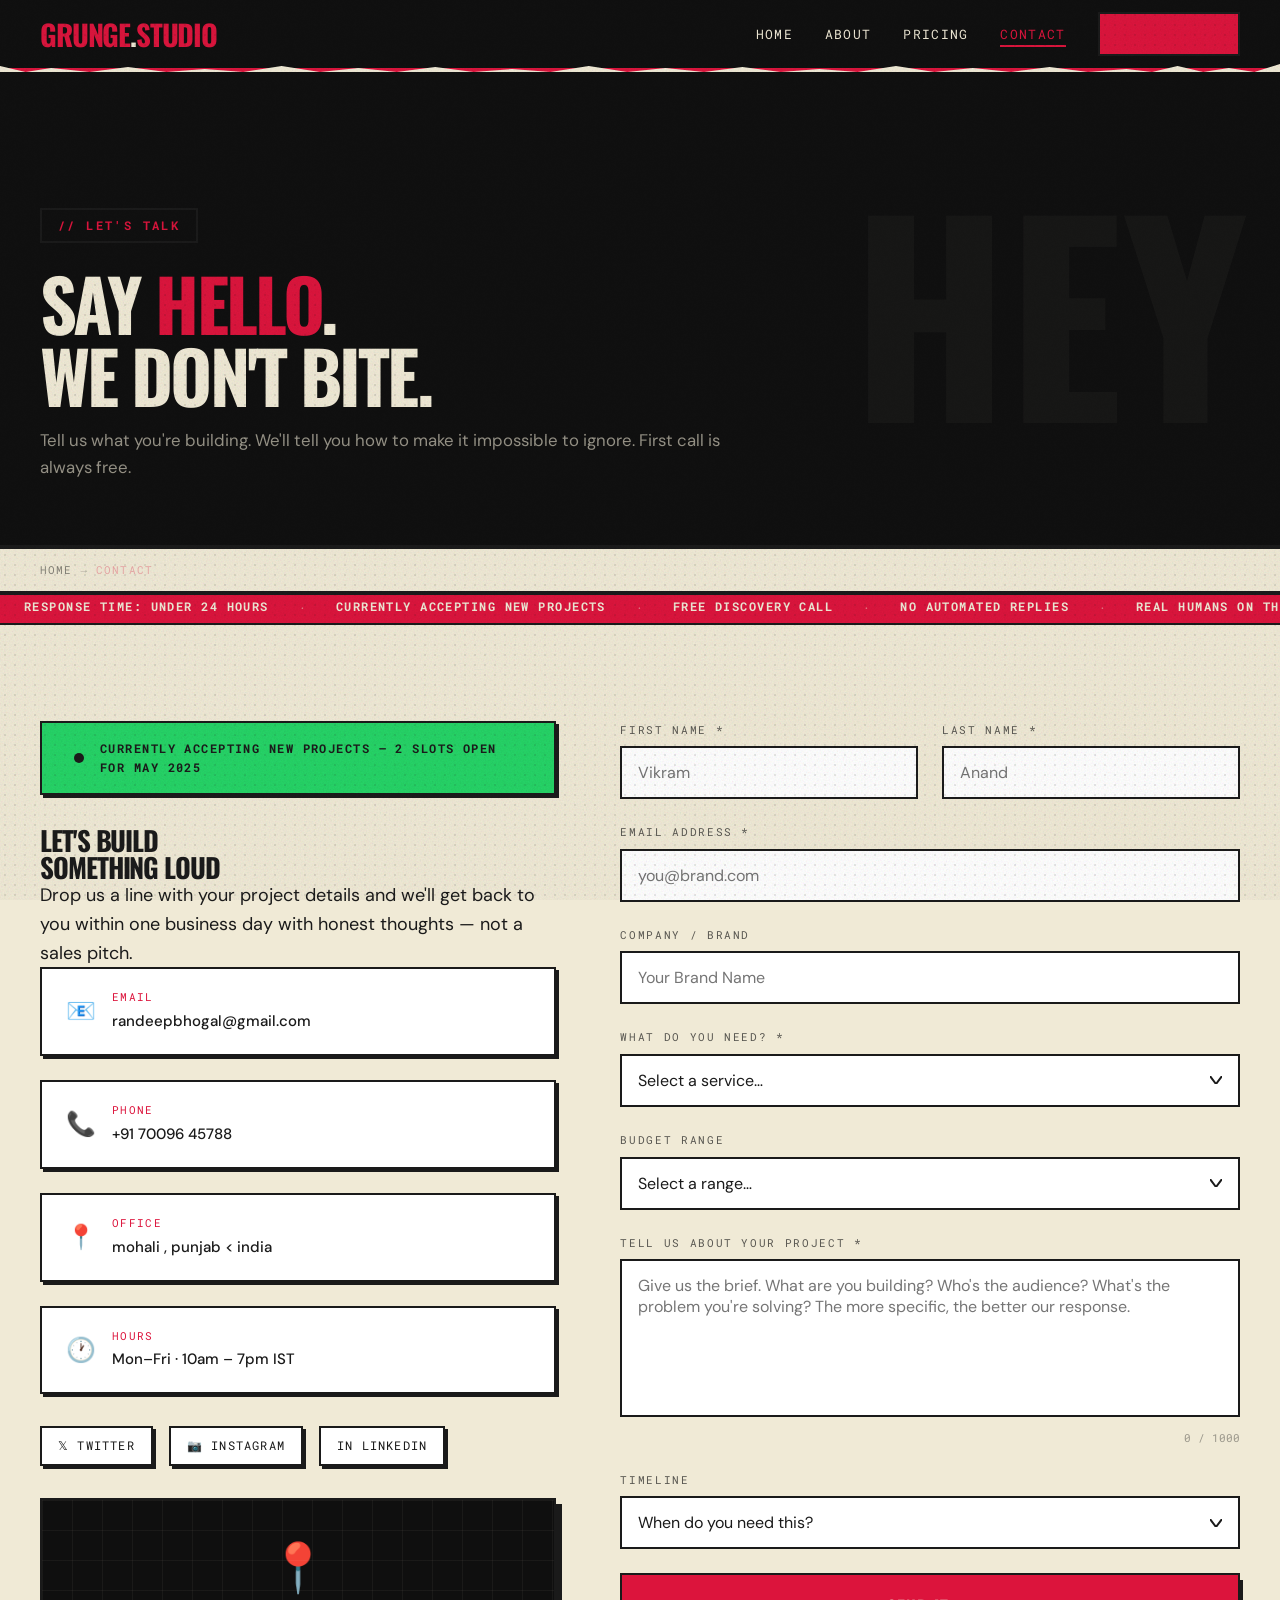
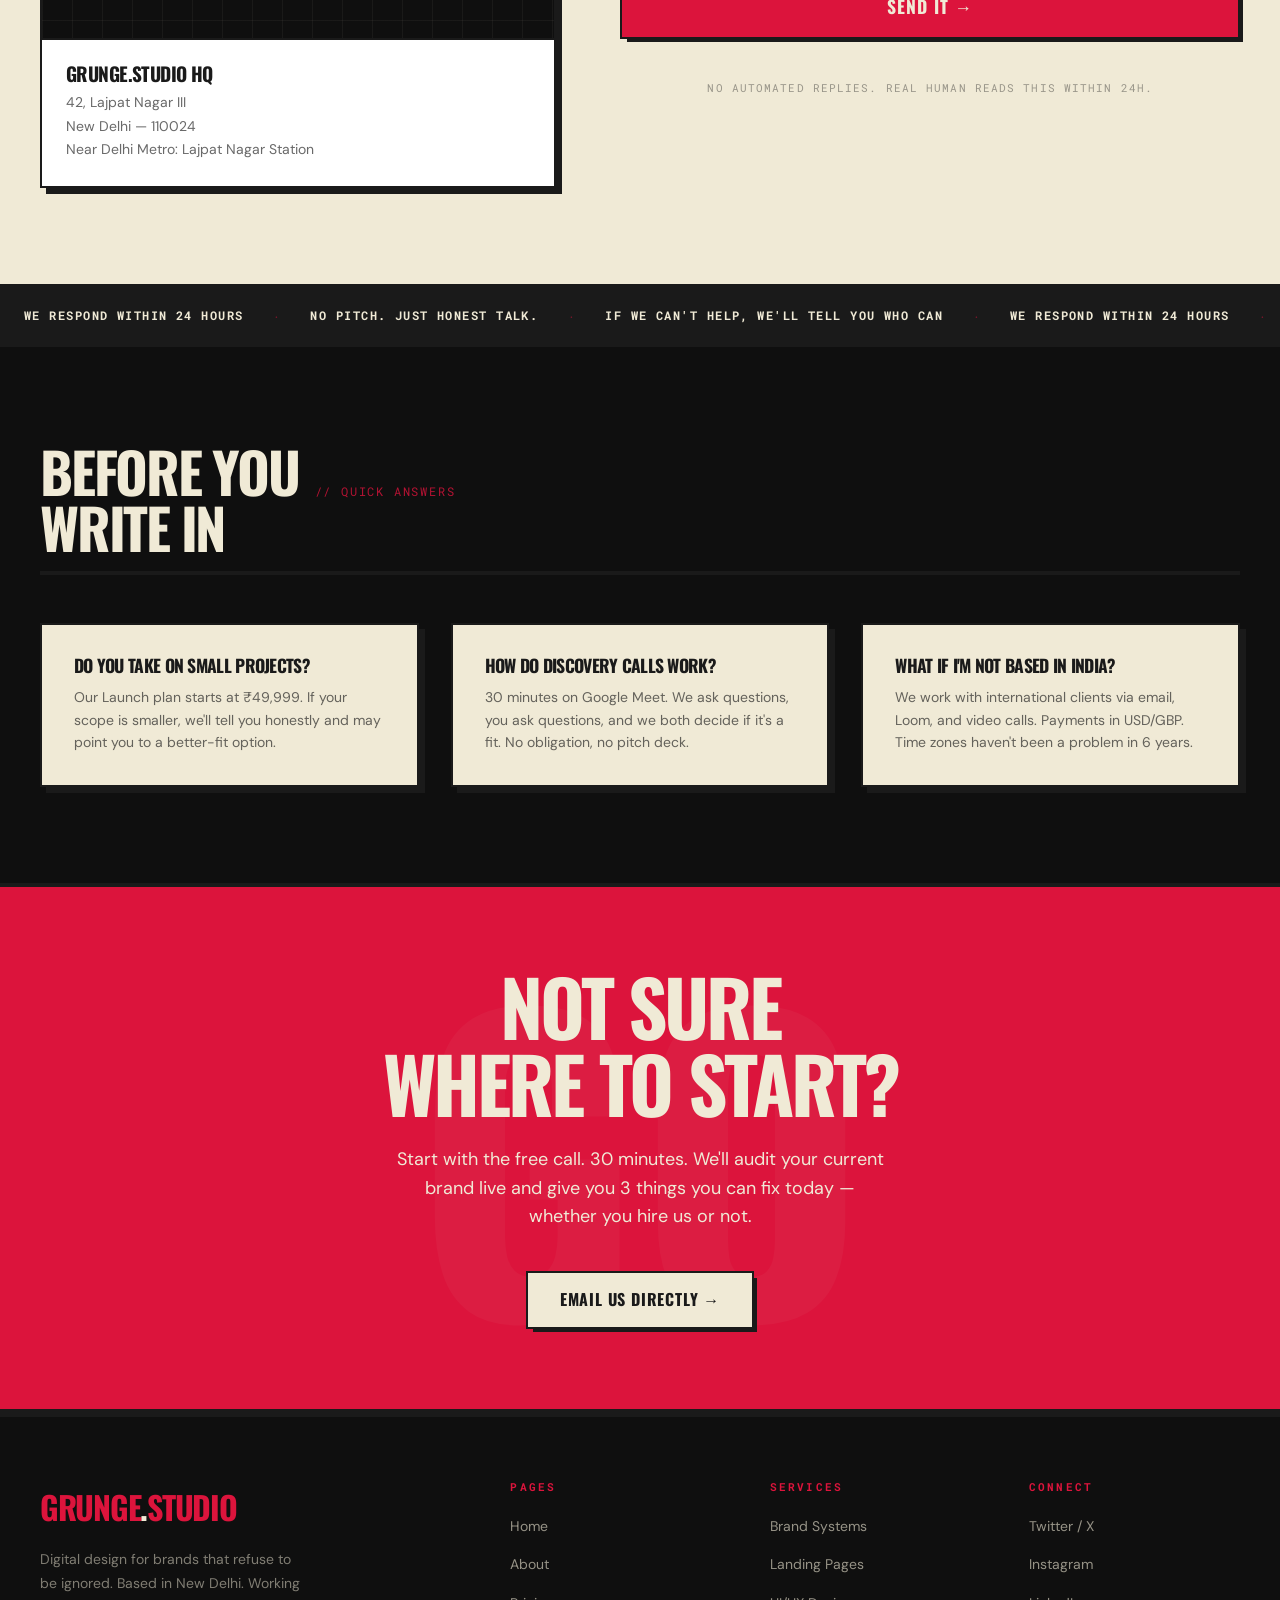
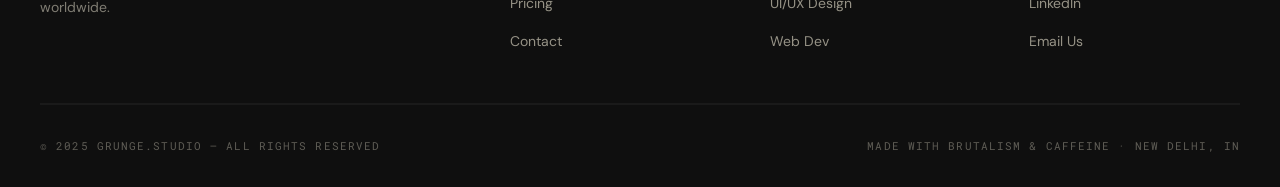
<file: webbbb project/contact.html>
<!DOCTYPE html>
<html lang="en">
<head>
  <meta charset="UTF-8" />
  <meta name="viewport" content="width=device-width, initial-scale=1.0" />
  <title>Contact — GRUNGE.STUDIO</title>
  <link rel="stylesheet" href="style.css" />
  <style>
    .form-row {
      display: grid;
      grid-template-columns: 1fr 1fr;
      gap: 1.5rem;
    }
    @media (max-width: 600px) { .form-row { grid-template-columns: 1fr; } }

    .form-select {
      border: var(--border);
      padding: 14px 16px;
      font-family: 'DM Sans', sans-serif;
      font-size: 16px;
      background: var(--white);
      color: var(--charcoal);
      outline: none;
      width: 100%;
      appearance: none;
      background-image: url("data:image/svg+xml,%3Csvg xmlns='http://www.w3.org/2000/svg' width='12' height='8'%3E%3Cpath d='M0 0 L6 8 L12 0' fill='none' stroke='%231A1A1A' stroke-width='2'/%3E%3C/svg%3E");
      background-repeat: no-repeat;
      background-position: right 16px center;
      cursor: pointer;
      transition: box-shadow 0.15s ease;
    }
    .form-select:focus { box-shadow: 4px 4px 0 var(--crimson); outline: none; }

    .availability-strip {
      background: var(--green);
      padding: 1rem 2rem;
      border: var(--border);
      box-shadow: var(--shadow-sm);
      display: flex;
      align-items: center;
      gap: 1rem;
      margin-bottom: 2rem;
    }
    .avail-dot {
      width: 10px; height: 10px;
      background: var(--charcoal);
      border-radius: 50%;
      flex-shrink: 0;
      animation: pulse 1.5s ease-in-out infinite;
    }
    @keyframes pulse {
      0%, 100% { opacity: 1; }
      50% { opacity: 0.3; }
    }
    .availability-strip p {
      font-family: 'Roboto Mono', monospace;
      font-size: 12px;
      text-transform: uppercase;
      letter-spacing: 0.12em;
      font-weight: 700;
      color: var(--charcoal);
    }

    .office-card {
      border: var(--border);
      box-shadow: var(--shadow);
      background: var(--white);
      overflow: hidden;
    }
    .office-map {
      height: 140px;
      background: var(--carbon);
      display: flex;
      align-items: center;
      justify-content: center;
      font-size: 3rem;
      border-bottom: var(--border);
      position: relative;
      overflow: hidden;
    }
    .office-map::after {
      content: '';
      position: absolute;
      inset: 0;
      background-image:
        linear-gradient(rgba(240,234,214,0.05) 1px, transparent 1px),
        linear-gradient(90deg, rgba(240,234,214,0.05) 1px, transparent 1px);
      background-size: 30px 30px;
    }
    .office-info { padding: 1.5rem; }
    .office-info h4 {
      font-family: 'Oswald', sans-serif;
      font-size: 1.2rem;
      font-weight: 700;
      text-transform: uppercase;
      letter-spacing: -0.03em;
      margin-bottom: 0.5rem;
    }
    .office-info p { font-size: 14px; opacity: 0.65; line-height: 1.7; }

    .social-row {
      display: flex;
      gap: 1rem;
      flex-wrap: wrap;
      margin-top: 2rem;
    }
    .social-link {
      font-family: 'Roboto Mono', monospace;
      font-size: 12px;
      text-transform: uppercase;
      letter-spacing: 0.1em;
      border: var(--border);
      padding: 8px 16px;
      background: var(--white);
      box-shadow: var(--shadow-sm);
      transition: transform 0.15s ease, box-shadow 0.15s ease;
      display: flex;
      align-items: center;
      gap: 0.5rem;
      color: var(--charcoal);
    }
    .social-link:hover {
      transform: translate(-2px, -2px);
      box-shadow: var(--shadow);
      color: var(--crimson);
    }

    .char-count {
      font-family: 'Roboto Mono', monospace;
      font-size: 11px;
      text-align: right;
      color: var(--charcoal);
      opacity: 0.4;
      margin-top: 4px;
    }
  </style>
</head>
<body>

<header class="site-header">
  <a href="index.html" class="logo">GRUNGE<span>.</span>STUDIO</a>
  <nav>
    <a href="index.html">Home</a>
    <a href="about.html">About</a>
    <a href="pricing.html">Pricing</a>
    <a href="contact.html">Contact</a>
    <a href="contact.html" class="btn-stamp" style="padding:10px 22px; font-size:13px;">Get Started →</a>
  </nav>
  <button class="hamburger" aria-label="Menu"><span></span><span></span><span></span></button>
</header>

<div class="mobile-nav">
  <button class="mobile-nav-close">✕</button>
  <a href="index.html">Home</a>
  <a href="about.html">About</a>
  <a href="pricing.html">Pricing</a>
  <a href="contact.html">Contact</a>
</div>

<div class="page-hero" data-bg-text="HEY" style="margin-top:72px;">
  <div class="page-hero-content">
    <span class="hero-label" style="margin-bottom:1.5rem; display:inline-block;">// Let's Talk</span>
    <h1>Say <span>Hello</span>.<br>We Don't Bite.</h1>
    <p>Tell us what you're building. We'll tell you how to make it impossible to ignore. First call is always free.</p>
  </div>
</div>

<div class="breadcrumb">
  <a href="index.html">Home</a>
  <span>→</span>
  <span class="current">Contact</span>
</div>

<div class="ticker">
  <div class="ticker-track">
    <span class="ticker-item">Response Time: Under 24 Hours</span>
    <span class="ticker-dot">·</span>
    <span class="ticker-item">Currently Accepting New Projects</span>
    <span class="ticker-dot">·</span>
    <span class="ticker-item">Free Discovery Call</span>
    <span class="ticker-dot">·</span>
    <span class="ticker-item">No Automated Replies</span>
    <span class="ticker-dot">·</span>
    <span class="ticker-item">Real Humans On The Other End</span>
    <span class="ticker-dot">·</span>
  </div>
</div>

<!-- CONTACT SECTION -->
<section>
  <div class="contact-grid">

    <!-- LEFT: Info -->
    <div class="glitch-reveal">
      <div class="availability-strip">
        <div class="avail-dot"></div>
        <p>Currently accepting new projects — 2 slots open for May 2025</p>
      </div>

      <h2>Let's Build<br>Something Loud</h2>
      <p>Drop us a line with your project details and we'll get back to you within one business day with honest thoughts — not a sales pitch.</p>

      <div class="contact-methods">
        <div class="contact-method">
          <span class="contact-method-icon">📧</span>
          <div>
            <span class="contact-method-label">Email</span>
            <span class="contact-method-value">randeepbhogal@gmail.com</span>
          </div>
        </div>
        <div class="contact-method">
          <span class="contact-method-icon">📞</span>
          <div>
            <span class="contact-method-label">Phone</span>
            <span class="contact-method-value">+91 70096 45788</span>
          </div>
        </div>
        <div class="contact-method">
          <span class="contact-method-icon">📍</span>
          <div>
            <span class="contact-method-label">Office</span>
            <span class="contact-method-value">mohali , punjab < india</span>
          </div>
        </div>
        <div class="contact-method">
          <span class="contact-method-icon">🕐</span>
          <div>
            <span class="contact-method-label">Hours</span>
            <span class="contact-method-value">Mon–Fri · 10am – 7pm IST</span>
          </div>
        </div>
      </div>

      <div class="social-row">
        <a href="#" class="social-link">𝕏 Twitter</a>
        <a href="#" class="social-link">📷 Instagram</a>
        <a href="#" class="social-link">in LinkedIn</a>
        
      </div>

      <div class="office-card" style="margin-top:2rem;">
        <div class="office-map">📍</div>
        <div class="office-info">
          <h4>Grunge.Studio HQ</h4>
          <p>42, Lajpat Nagar III<br>New Delhi — 110024<br>Near Delhi Metro: Lajpat Nagar Station</p>
        </div>
      </div>
    </div>

    <!-- RIGHT: Form -->
    <div class="glitch-reveal">
      <form class="contact-form contact-form-el" novalidate>
        <div class="form-row">
          <div class="form-group">
            <label class="form-label" for="fname">First Name *</label>
            <input class="form-input" type="text" id="fname" placeholder="Vikram" required />
          </div>
          <div class="form-group">
            <label class="form-label" for="lname">Last Name *</label>
            <input class="form-input" type="text" id="lname" placeholder="Anand" required />
          </div>
        </div>

        <div class="form-group">
          <label class="form-label" for="email">Email Address *</label>
          <input class="form-input" type="email" id="email" placeholder="you@brand.com" required />
        </div>

        <div class="form-group">
          <label class="form-label" for="company">Company / Brand</label>
          <input class="form-input" type="text" id="company" placeholder="Your Brand Name" />
        </div>

        <div class="form-group">
          <label class="form-label" for="service">What Do You Need? *</label>
          <select class="form-select" id="service" required>
            <option value="" disabled selected>Select a service…</option>
            <option value="brand">Brand Identity System</option>
            <option value="landing">Landing Page</option>
            <option value="uiux">UI/UX Design</option>
            <option value="web">Web Development</option>
            <option value="print">Print & Editorial</option>
            <option value="audit">Growth Audit</option>
            <option value="full">Full Dominate Package</option>
            <option value="other">Something Else</option>
          </select>
        </div>

        <div class="form-group">
          <label class="form-label" for="budget">Budget Range</label>
          <select class="form-select" id="budget">
            <option value="" disabled selected>Select a range…</option>
            <option value="under50">Under ₹50,000</option>
            <option value="50-1L">₹50,000 – ₹1,00,000</option>
            <option value="1L-3L">₹1,00,000 – ₹3,00,000</option>
            <option value="above3L">Above ₹3,00,000</option>
            <option value="usd">USD / International Budget</option>
          </select>
        </div>

        <div class="form-group">
          <label class="form-label" for="message">Tell Us About Your Project *</label>
          <textarea
            class="form-textarea"
            id="message"
            rows="6"
            placeholder="Give us the brief. What are you building? Who's the audience? What's the problem you're solving? The more specific, the better our response."
            required
            maxlength="1000"
          ></textarea>
          <div class="char-count" id="charCount">0 / 1000</div>
        </div>

        <div class="form-group">
          <label class="form-label" for="timeline">Timeline</label>
          <select class="form-select" id="timeline">
            <option value="" disabled selected>When do you need this?</option>
            <option value="asap">ASAP (Rush fee applies)</option>
            <option value="2weeks">Within 2 weeks</option>
            <option value="1month">Within a month</option>
            <option value="flexible">Flexible — let's talk</option>
          </select>
        </div>

        <button type="submit" class="btn-stamp" style="width:100%;font-size:1.1rem;padding:18px;">
          Send It →
        </button>

        <p style="font-family:'Roboto Mono',monospace;font-size:11px;text-transform:uppercase;letter-spacing:0.1em;opacity:0.4;text-align:center;margin-top:1rem;">
          No automated replies. Real human reads this within 24h.
        </p>
      </form>
    </div>
  </div>
</section>

<!-- MARQUEE DARK -->
<div class="marquee-dark">
  <div class="ticker-track">
    <span class="ticker-item">We Respond Within 24 Hours</span>
    <span class="ticker-dot" style="color:var(--crimson);">·</span>
    <span class="ticker-item">No Pitch. Just Honest Talk.</span>
    <span class="ticker-dot" style="color:var(--crimson);">·</span>
    <span class="ticker-item">If We Can't Help, We'll Tell You Who Can</span>
    <span class="ticker-dot" style="color:var(--crimson);">·</span>
  </div>
</div>

<!-- MINI FAQ -->
<section style="background:var(--carbon);">
  <div class="section-header glitch-reveal">
    <h2 style="color:var(--newsprint);">Before You<br>Write In</h2>
    <span class="section-label">// Quick Answers</span>
  </div>

  <div style="display:grid;grid-template-columns:repeat(auto-fit,minmax(260px,1fr));gap:2rem;" class="glitch-reveal">
    <div style="border:var(--border);padding:2rem;background:var(--newsprint);box-shadow:var(--shadow);">
      <h4 style="font-size:1.1rem;margin-bottom:0.75rem;">Do you take on small projects?</h4>
      <p style="font-size:14px;opacity:0.65;">Our Launch plan starts at ₹49,999. If your scope is smaller, we'll tell you honestly and may point you to a better-fit option.</p>
    </div>
    <div style="border:var(--border);padding:2rem;background:var(--newsprint);box-shadow:var(--shadow);">
      <h4 style="font-size:1.1rem;margin-bottom:0.75rem;">How do discovery calls work?</h4>
      <p style="font-size:14px;opacity:0.65;">30 minutes on Google Meet. We ask questions, you ask questions, and we both decide if it's a fit. No obligation, no pitch deck.</p>
    </div>
    <div style="border:var(--border);padding:2rem;background:var(--newsprint);box-shadow:var(--shadow);">
      <h4 style="font-size:1.1rem;margin-bottom:0.75rem;">What if I'm not based in India?</h4>
      <p style="font-size:14px;opacity:0.65;">We work with international clients via email, Loom, and video calls. Payments in USD/GBP. Time zones haven't been a problem in 6 years.</p>
    </div>
  </div>
</section>

<!-- CTA BAND -->
<section class="cta-band">
  <h2 class="glitch-reveal">Not Sure<br>Where To Start?</h2>
  <p class="glitch-reveal">Start with the free call. 30 minutes. We'll audit your current brand live and give you 3 things you can fix today — whether you hire us or not.</p>
  <div class="glitch-reveal">
    <a href="mailto:hello@grunge.studio" class="btn-stamp btn-stamp--white">Email Us Directly →</a>
  </div>
</section>

<footer>
  <div class="footer-grid">
    <div class="footer-brand">
      <span class="logo">GRUNGE<span>.</span>STUDIO</span>
      <p>Digital design for brands that refuse to be ignored. Based in New Delhi. Working worldwide.</p>
    </div>
    <div class="footer-col">
      <h4>Pages</h4>
      <ul>
        <li><a href="index.html">Home</a></li>
        <li><a href="about.html">About</a></li>
        <li><a href="pricing.html">Pricing</a></li>
        <li><a href="contact.html">Contact</a></li>
      </ul>
    </div>
    <div class="footer-col">
      <h4>Services</h4>
      <ul>
        <li><a href="#">Brand Systems</a></li>
        <li><a href="#">Landing Pages</a></li>
        <li><a href="#">UI/UX Design</a></li>
        <li><a href="#">Web Dev</a></li>
      </ul>
    </div>
    <div class="footer-col">
      <h4>Connect</h4>
      <ul>
        <li><a href="#">Twitter / X</a></li>
        <li><a href="#">Instagram</a></li>
        <li><a href="#">LinkedIn</a></li>
        <li><a href="contact.html">Email Us</a></li>
      </ul>
    </div>
  </div>
  <div class="footer-bottom">
    <p>© 2025 Grunge.Studio — All Rights Reserved</p>
    <p>Made with Brutalism & Caffeine · New Delhi, IN</p>
  </div>
</footer>

<script src="script.js"></script>
<script>
  // Character counter
  const textarea = document.getElementById('message');
  const charCount = document.getElementById('charCount');
  if (textarea && charCount) {
    textarea.addEventListener('input', () => {
      const len = textarea.value.length;
      charCount.textContent = `${len} / 1000`;
      charCount.style.color = len > 900 ? 'var(--crimson)' : '';
    });
  }
</script>
</body>
</html>
</file>
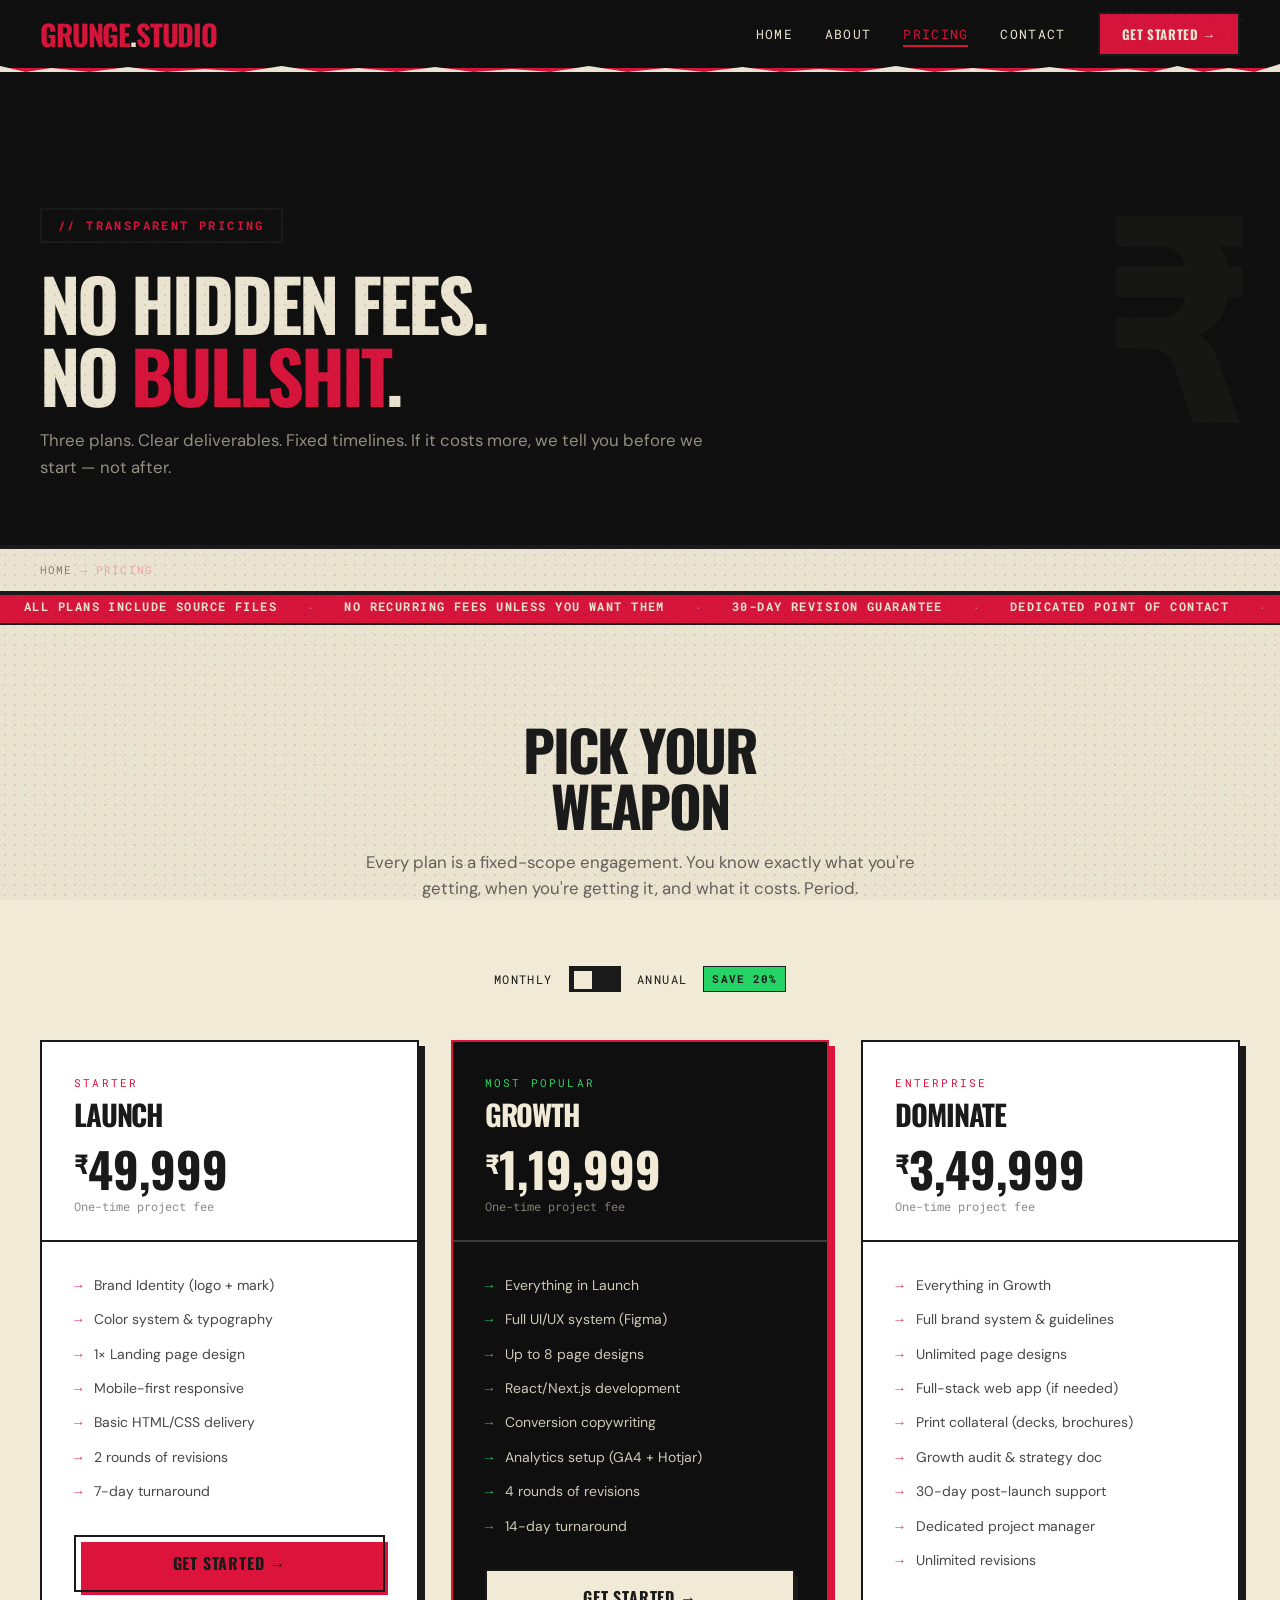
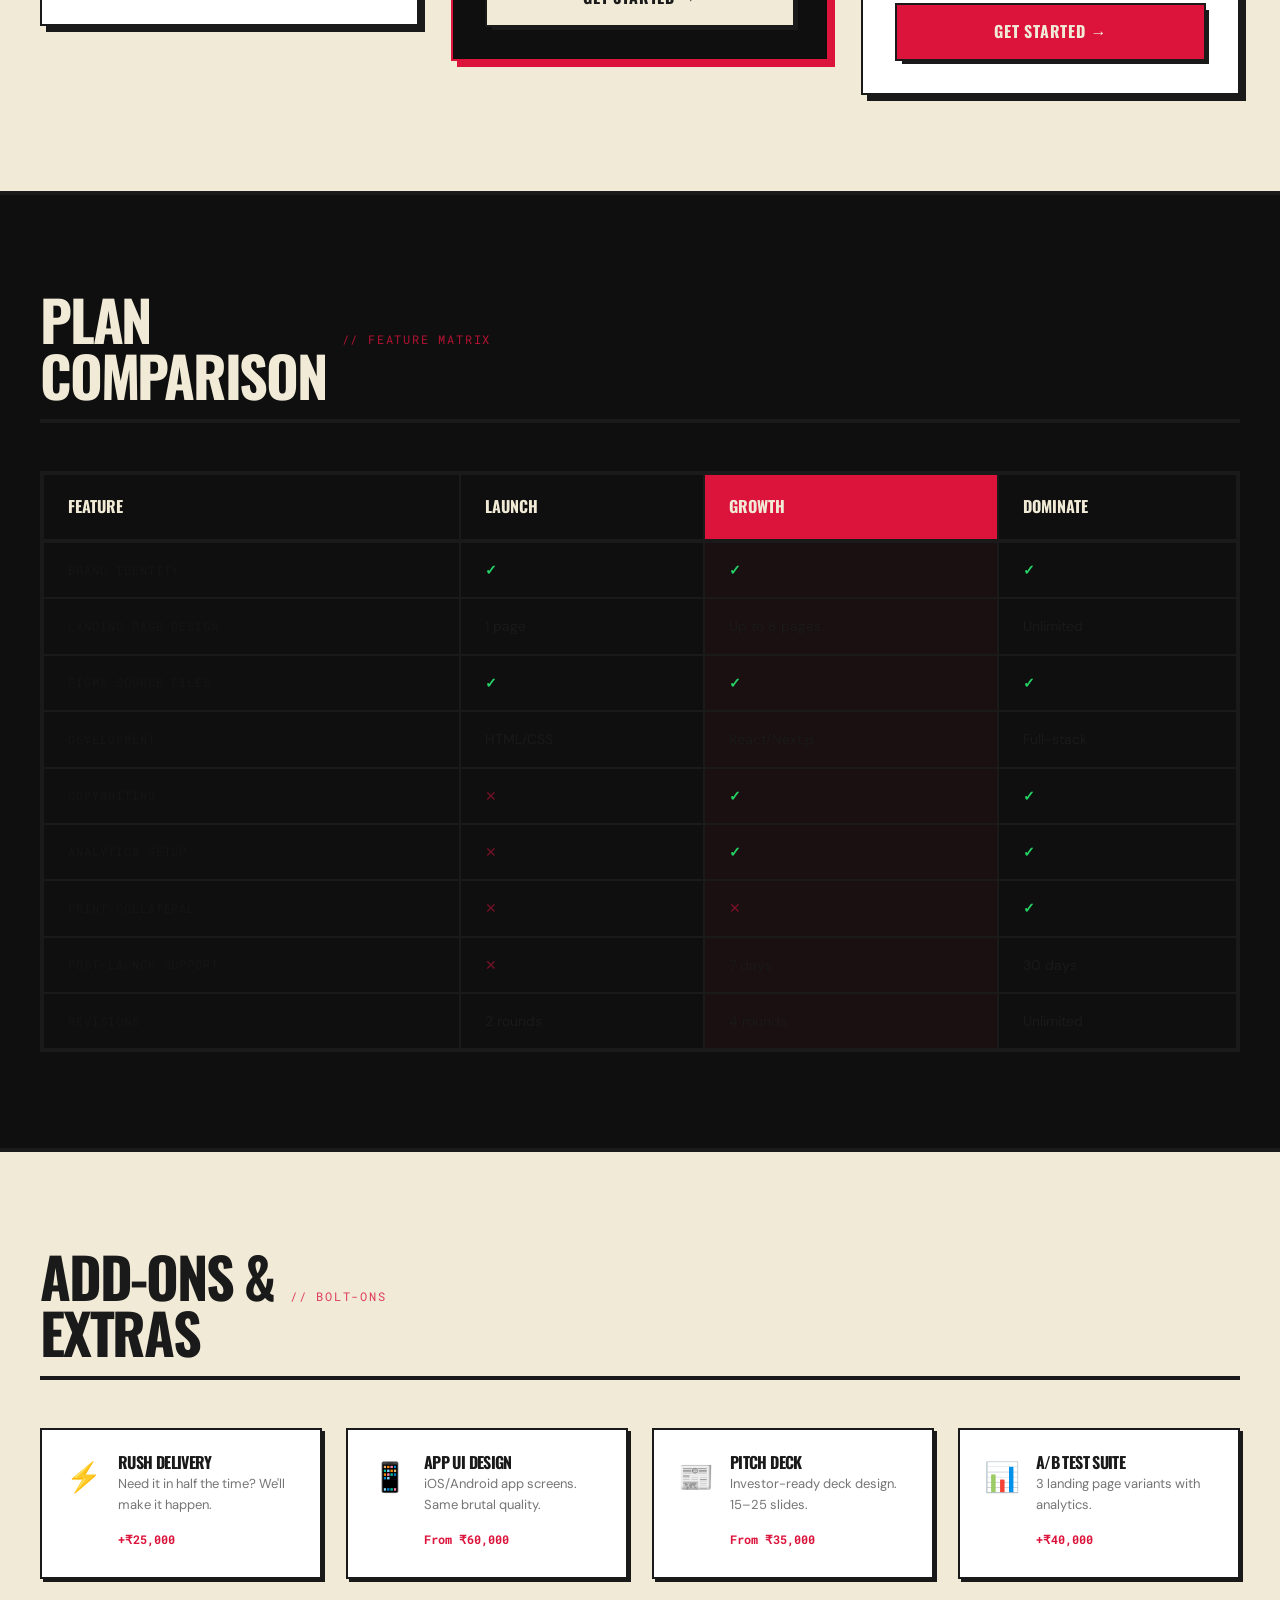
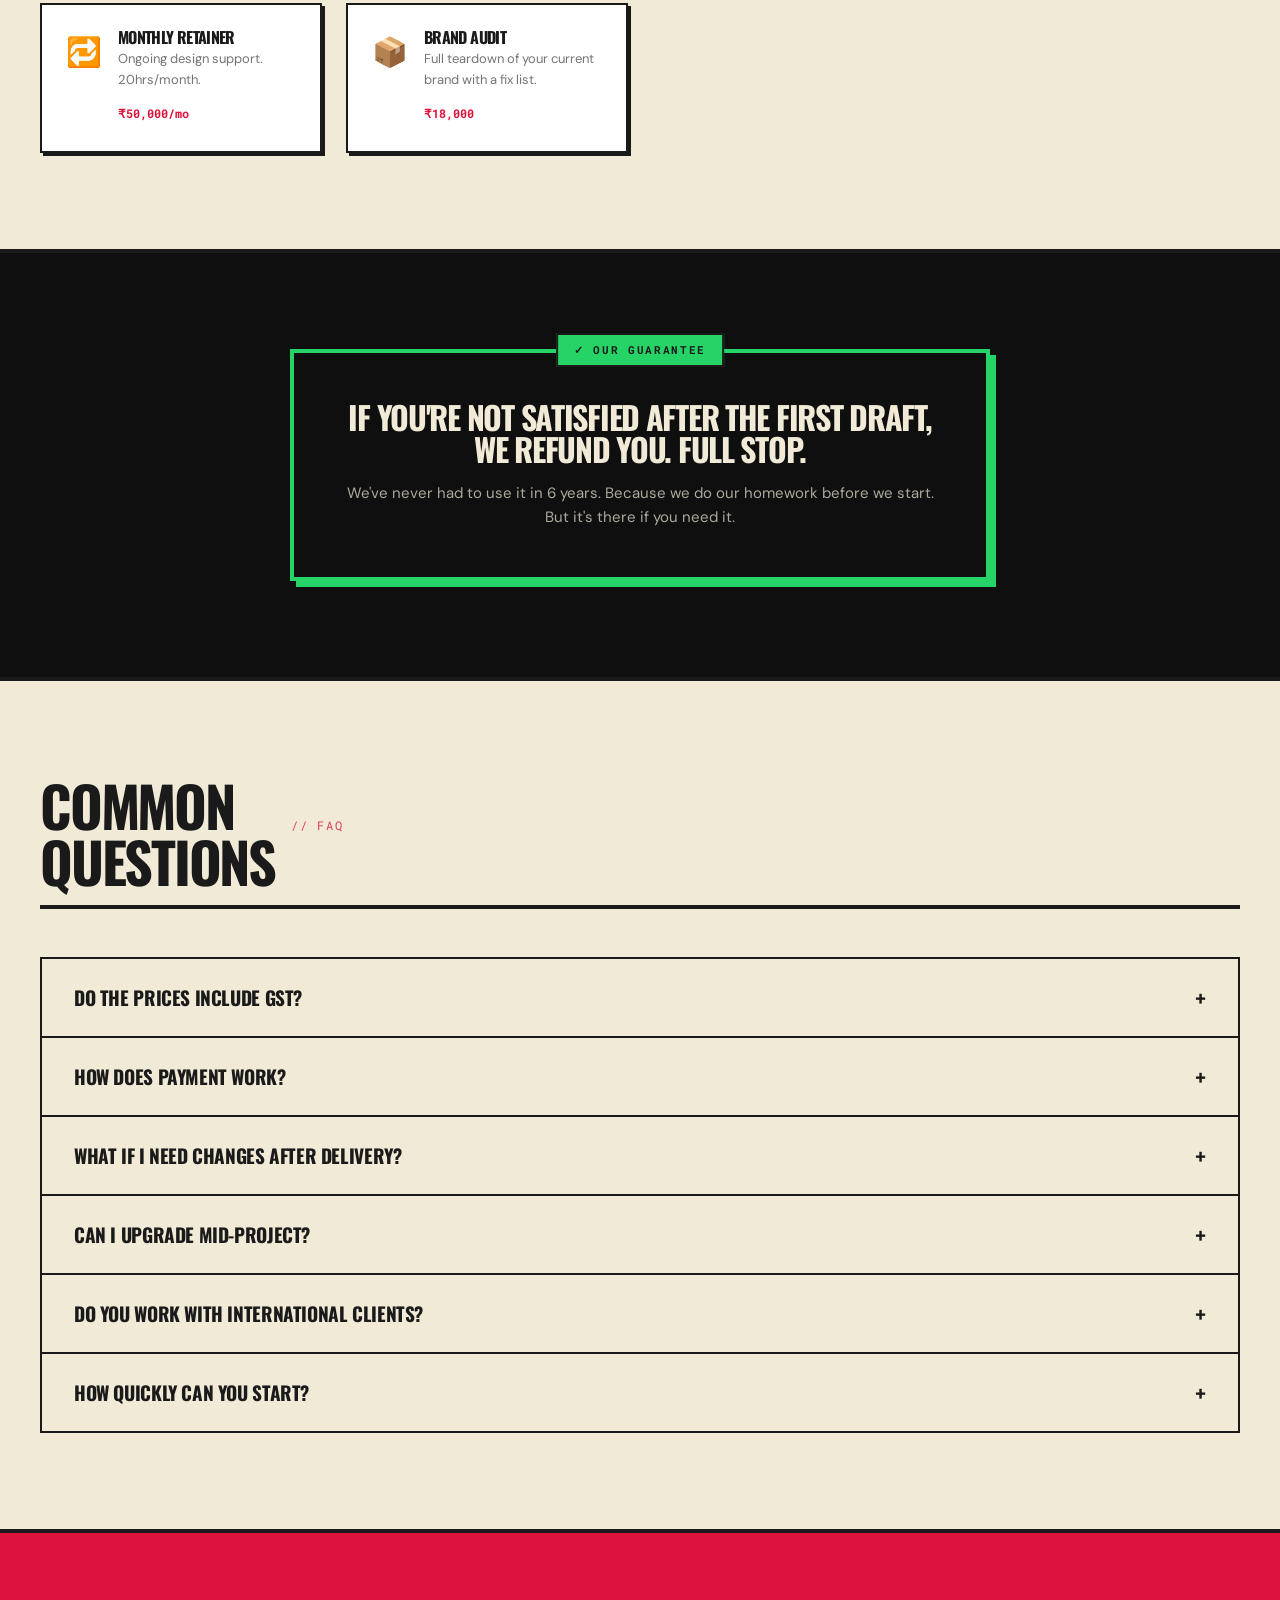
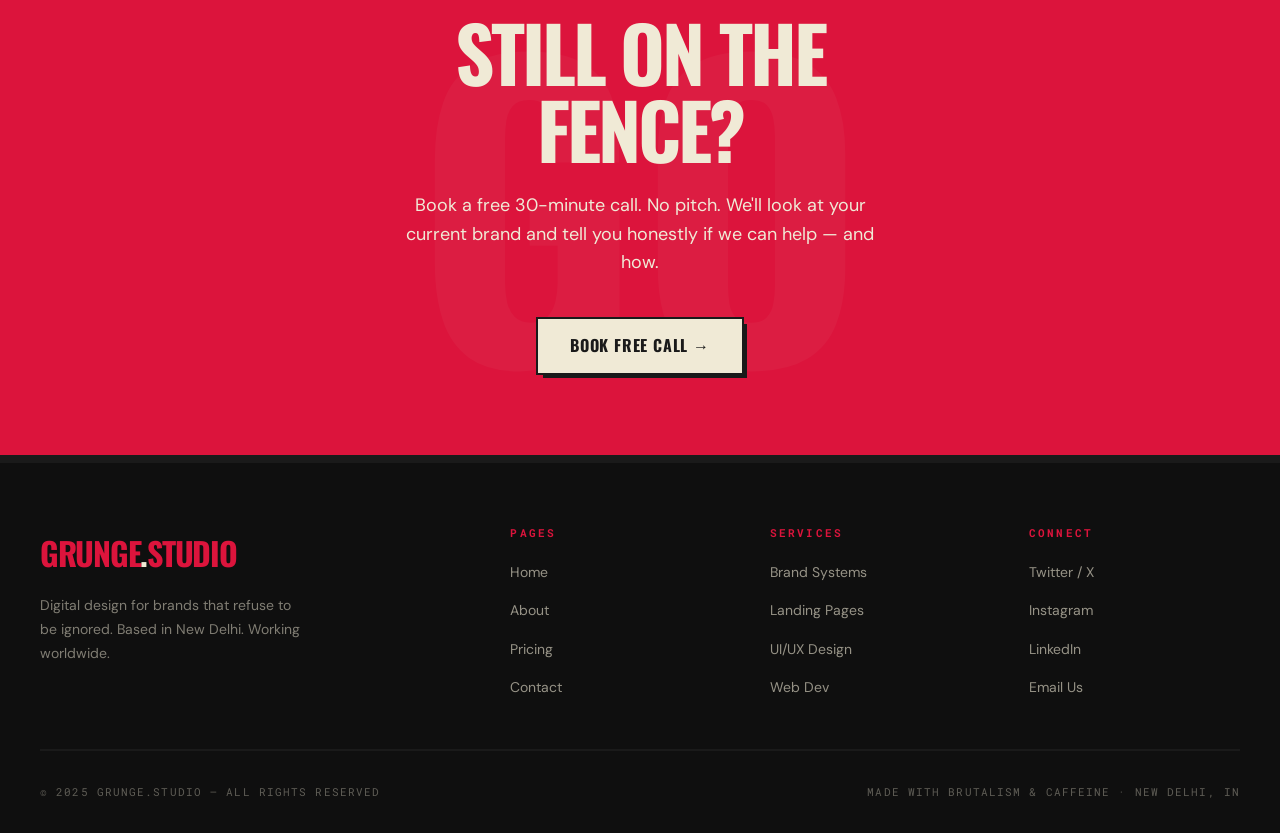
<file: webbbb project/pricing.html>
<!DOCTYPE html>
<html lang="en">
<head>
  <meta charset="UTF-8" />
  <meta name="viewport" content="width=device-width, initial-scale=1.0" />
  <title>Pricing — GRUNGE.STUDIO</title>
  <link rel="stylesheet" href="style.css" />
  <style>
    .pricing-intro {
      text-align: center;
      max-width: 600px;
      margin: 0 auto 4rem;
    }
    .pricing-intro h2 { font-size: clamp(2rem, 5vw, 3.5rem); margin-bottom: 1rem; }
    .pricing-intro p { opacity: 0.65; font-size: 1.05rem; }

    .pricing-toggle {
      display: flex;
      align-items: center;
      gap: 1rem;
      justify-content: center;
      margin-bottom: 3rem;
    }
    .toggle-label {
      font-family: 'Roboto Mono', monospace;
      font-size: 12px;
      text-transform: uppercase;
      letter-spacing: 0.12em;
    }
    .toggle-switch {
      position: relative;
      width: 52px; height: 26px;
      background: var(--charcoal);
      border: var(--border);
      cursor: pointer;
      transition: background steps(2) 0.1s;
    }
    .toggle-switch.active { background: var(--crimson); }
    .toggle-switch::after {
      content: '';
      position: absolute;
      top: 3px; left: 3px;
      width: 18px; height: 18px;
      background: var(--newsprint);
      transition: transform steps(2) 0.1s;
    }
    .toggle-switch.active::after { transform: translateX(26px); }
    .save-badge {
      font-family: 'Roboto Mono', monospace;
      font-size: 11px;
      text-transform: uppercase;
      letter-spacing: 0.1em;
      background: var(--green);
      color: var(--charcoal);
      padding: 3px 8px;
      border: 1px solid var(--charcoal);
      font-weight: 700;
    }

    .addon-grid {
      display: grid;
      grid-template-columns: repeat(auto-fit, minmax(240px, 1fr));
      gap: 1.5rem;
    }
    .addon-card {
      border: var(--border);
      padding: 1.5rem;
      background: var(--white);
      box-shadow: var(--shadow-sm);
      display: flex;
      align-items: flex-start;
      gap: 1rem;
      transition: box-shadow 0.15s ease, transform 0.15s ease;
    }
    .addon-card:hover {
      box-shadow: var(--shadow);
      transform: translate(-2px, -2px);
    }
    .addon-icon {
      font-size: 1.8rem;
      flex-shrink: 0;
    }
    .addon-info h4 { font-size: 1rem; margin-bottom: 0.25rem; }
    .addon-info p { font-size: 13px; opacity: 0.6; margin-bottom: 0.5rem; }
    .addon-price {
      font-family: 'Roboto Mono', monospace;
      font-size: 12px;
      color: var(--crimson);
      font-weight: 700;
    }

    .guarantee-box {
      background: var(--carbon);
      border: 4px solid var(--green);
      padding: 3rem;
      box-shadow: 6px 6px 0 var(--green);
      max-width: 700px;
      margin: 0 auto;
      text-align: center;
      position: relative;
    }
    .guarantee-badge {
      position: absolute;
      top: -20px; left: 50%;
      transform: translateX(-50%);
      background: var(--green);
      color: var(--charcoal);
      font-family: 'Roboto Mono', monospace;
      font-size: 11px;
      text-transform: uppercase;
      letter-spacing: 0.15em;
      font-weight: 700;
      padding: 6px 16px;
      border: var(--border);
      white-space: nowrap;
    }
    .guarantee-box h3 {
      font-size: 2rem;
      color: var(--newsprint);
      margin-bottom: 1rem;
    }
    .guarantee-box p {
      color: var(--newsprint);
      opacity: 0.7;
      font-size: 15px;
    }

    .comparison-table {
      width: 100%;
      border-collapse: collapse;
      border: var(--border-thick);
      overflow: hidden;
    }
    .comparison-table th {
      font-family: 'Oswald', sans-serif;
      font-size: 1rem;
      font-weight: 700;
      text-transform: uppercase;
      padding: 1.2rem 1.5rem;
      text-align: left;
      background: var(--carbon);
      color: var(--newsprint);
      border-bottom: var(--border-thick);
      border-right: var(--border);
    }
    .comparison-table th:last-child { border-right: none; }
    .comparison-table th.featured { background: var(--crimson); }
    .comparison-table td {
      padding: 1rem 1.5rem;
      border-bottom: var(--border);
      border-right: var(--border);
      font-size: 14px;
    }
    .comparison-table td:last-child { border-right: none; }
    .comparison-table tr:last-child td { border-bottom: none; }
    .comparison-table td.featured { background: rgba(220,20,60,0.05); }
    .comparison-table td:first-child {
      font-family: 'Roboto Mono', monospace;
      font-size: 12px;
      text-transform: uppercase;
      letter-spacing: 0.08em;
      opacity: 0.6;
    }
    .check { color: var(--green); font-weight: 700; }
    .cross { color: var(--crimson); opacity: 0.5; }

    @media (max-width: 700px) {
      .comparison-table { font-size: 12px; }
      .comparison-table th, .comparison-table td { padding: 0.75rem 0.75rem; }
    }
  </style>
</head>
<body>

<header class="site-header">
  <a href="index.html" class="logo">GRUNGE<span>.</span>STUDIO</a>
  <nav>
    <a href="index.html">Home</a>
    <a href="about.html">About</a>
    <a href="pricing.html">Pricing</a>
    <a href="contact.html">Contact</a>
    <a href="contact.html" class="btn-stamp" style="padding:10px 22px; font-size:13px;">Get Started →</a>
  </nav>
  <button class="hamburger" aria-label="Menu"><span></span><span></span><span></span></button>
</header>

<div class="mobile-nav">
  <button class="mobile-nav-close">✕</button>
  <a href="index.html">Home</a>
  <a href="about.html">About</a>
  <a href="pricing.html">Pricing</a>
  <a href="contact.html">Contact</a>
</div>

<div class="page-hero" data-bg-text="₹" style="margin-top:72px;">
  <div class="page-hero-content">
    <span class="hero-label" style="margin-bottom:1.5rem; display:inline-block;">// Transparent Pricing</span>
    <h1>No Hidden Fees.<br>No <span>Bullshit</span>.</h1>
    <p>Three plans. Clear deliverables. Fixed timelines. If it costs more, we tell you before we start — not after.</p>
  </div>
</div>

<div class="breadcrumb">
  <a href="index.html">Home</a>
  <span>→</span>
  <span class="current">Pricing</span>
</div>

<div class="ticker">
  <div class="ticker-track">
    <span class="ticker-item">All Plans Include Source Files</span>
    <span class="ticker-dot">·</span>
    <span class="ticker-item">No Recurring Fees Unless You Want Them</span>
    <span class="ticker-dot">·</span>
    <span class="ticker-item">30-Day Revision Guarantee</span>
    <span class="ticker-dot">·</span>
    <span class="ticker-item">Dedicated Point of Contact</span>
    <span class="ticker-dot">·</span>
  </div>
</div>

<!-- PRICING SECTION -->
<section>
  <div class="pricing-intro glitch-reveal">
    <h2>Pick Your<br>Weapon</h2>
    <p>Every plan is a fixed-scope engagement. You know exactly what you're getting, when you're getting it, and what it costs. Period.</p>
  </div>

  <div class="pricing-toggle glitch-reveal">
    <span class="toggle-label">Monthly</span>
    <div class="toggle-switch" id="billingToggle" role="button" tabindex="0" aria-label="Toggle annual billing"></div>
    <span class="toggle-label">Annual</span>
    <span class="save-badge">Save 20%</span>
  </div>

  <div class="pricing-grid">

    <div class="pricing-card glitch-reveal">
      <div class="pricing-head">
        <span class="pricing-tier">Starter</span>
        <h3>Launch</h3>
        <div class="price">
          <sup>₹</sup><span class="price-amount" data-monthly="49,999" data-annual="39,999">49,999</span>
        </div>
        <span class="price-period">One-time project fee</span>
      </div>
      <div class="pricing-body">
        <ul class="pricing-features">
          <li>Brand Identity (logo + mark)</li>
          <li>Color system & typography</li>
          <li>1× Landing page design</li>
          <li>Mobile-first responsive</li>
          <li>Basic HTML/CSS delivery</li>
          <li>2 rounds of revisions</li>
          <li>7-day turnaround</li>
        </ul>
        <a href="contact.html" class="btn-stamp btn-stamp--outline" style="width:100%;text-align:center;display:block;">Get Started →</a>
      </div>
    </div>

    <div class="pricing-card pricing-card--featured glitch-reveal">
      <div class="pricing-head">
        <span class="pricing-tier">Most Popular</span>
        <h3>Growth</h3>
        <div class="price">
          <sup>₹</sup><span class="price-amount" data-monthly="1,19,999" data-annual="95,999">1,19,999</span>
        </div>
        <span class="price-period">One-time project fee</span>
      </div>
      <div class="pricing-body">
        <ul class="pricing-features">
          <li>Everything in Launch</li>
          <li>Full UI/UX system (Figma)</li>
          <li>Up to 8 page designs</li>
          <li>React/Next.js development</li>
          <li>Conversion copywriting</li>
          <li>Analytics setup (GA4 + Hotjar)</li>
          <li>4 rounds of revisions</li>
          <li>14-day turnaround</li>
        </ul>
        <a href="contact.html" class="btn-stamp btn-stamp--white" style="width:100%;text-align:center;display:block;">Get Started →</a>
      </div>
    </div>

    <div class="pricing-card glitch-reveal">
      <div class="pricing-head">
        <span class="pricing-tier">Enterprise</span>
        <h3>Dominate</h3>
        <div class="price">
          <sup>₹</sup><span class="price-amount" data-monthly="3,49,999" data-annual="2,79,999">3,49,999</span>
        </div>
        <span class="price-period">One-time project fee</span>
      </div>
      <div class="pricing-body">
        <ul class="pricing-features">
          <li>Everything in Growth</li>
          <li>Full brand system & guidelines</li>
          <li>Unlimited page designs</li>
          <li>Full-stack web app (if needed)</li>
          <li>Print collateral (decks, brochures)</li>
          <li>Growth audit & strategy doc</li>
          <li>30-day post-launch support</li>
          <li>Dedicated project manager</li>
          <li>Unlimited revisions</li>
        </ul>
        <a href="contact.html" class="btn-stamp" style="width:100%;text-align:center;display:block;">Get Started →</a>
      </div>
    </div>

  </div>
</section>

<!-- COMPARISON TABLE -->
<section style="background:var(--carbon); overflow-x:auto;">
  <div class="section-header glitch-reveal">
    <h2 style="color:var(--newsprint);">Plan<br>Comparison</h2>
    <span class="section-label">// Feature Matrix</span>
  </div>
  <div style="overflow-x:auto;" class="glitch-reveal">
    <table class="comparison-table">
      <thead>
        <tr>
          <th>Feature</th>
          <th>Launch</th>
          <th class="featured">Growth</th>
          <th>Dominate</th>
        </tr>
      </thead>
      <tbody>
        <tr>
          <td>Brand Identity</td>
          <td><span class="check">✓</span></td>
          <td class="featured"><span class="check">✓</span></td>
          <td><span class="check">✓</span></td>
        </tr>
        <tr>
          <td>Landing Page Design</td>
          <td>1 page</td>
          <td class="featured">Up to 8 pages</td>
          <td>Unlimited</td>
        </tr>
        <tr>
          <td>Figma Source Files</td>
          <td><span class="check">✓</span></td>
          <td class="featured"><span class="check">✓</span></td>
          <td><span class="check">✓</span></td>
        </tr>
        <tr>
          <td>Development</td>
          <td>HTML/CSS</td>
          <td class="featured">React/Next.js</td>
          <td>Full-stack</td>
        </tr>
        <tr>
          <td>Copywriting</td>
          <td><span class="cross">✕</span></td>
          <td class="featured"><span class="check">✓</span></td>
          <td><span class="check">✓</span></td>
        </tr>
        <tr>
          <td>Analytics Setup</td>
          <td><span class="cross">✕</span></td>
          <td class="featured"><span class="check">✓</span></td>
          <td><span class="check">✓</span></td>
        </tr>
        <tr>
          <td>Print Collateral</td>
          <td><span class="cross">✕</span></td>
          <td class="featured"><span class="cross">✕</span></td>
          <td><span class="check">✓</span></td>
        </tr>
        <tr>
          <td>Post-Launch Support</td>
          <td><span class="cross">✕</span></td>
          <td class="featured">7 days</td>
          <td>30 days</td>
        </tr>
        <tr>
          <td>Revisions</td>
          <td>2 rounds</td>
          <td class="featured">4 rounds</td>
          <td>Unlimited</td>
        </tr>
      </tbody>
    </table>
  </div>
</section>

<!-- ADD-ONS -->
<section>
  <div class="section-header glitch-reveal">
    <h2>Add-Ons &<br>Extras</h2>
    <span class="section-label">// Bolt-Ons</span>
  </div>
  <div class="addon-grid">
    <div class="addon-card glitch-reveal">
      <span class="addon-icon">⚡</span>
      <div class="addon-info">
        <h4>Rush Delivery</h4>
        <p>Need it in half the time? We'll make it happen.</p>
        <span class="addon-price">+₹25,000</span>
      </div>
    </div>
    <div class="addon-card glitch-reveal">
      <span class="addon-icon">📱</span>
      <div class="addon-info">
        <h4>App UI Design</h4>
        <p>iOS/Android app screens. Same brutal quality.</p>
        <span class="addon-price">From ₹60,000</span>
      </div>
    </div>
    <div class="addon-card glitch-reveal">
      <span class="addon-icon">📰</span>
      <div class="addon-info">
        <h4>Pitch Deck</h4>
        <p>Investor-ready deck design. 15–25 slides.</p>
        <span class="addon-price">From ₹35,000</span>
      </div>
    </div>
    <div class="addon-card glitch-reveal">
      <span class="addon-icon">📊</span>
      <div class="addon-info">
        <h4>A/B Test Suite</h4>
        <p>3 landing page variants with analytics.</p>
        <span class="addon-price">+₹40,000</span>
      </div>
    </div>
    <div class="addon-card glitch-reveal">
      <span class="addon-icon">🔁</span>
      <div class="addon-info">
        <h4>Monthly Retainer</h4>
        <p>Ongoing design support. 20hrs/month.</p>
        <span class="addon-price">₹50,000/mo</span>
      </div>
    </div>
    <div class="addon-card glitch-reveal">
      <span class="addon-icon">📦</span>
      <div class="addon-info">
        <h4>Brand Audit</h4>
        <p>Full teardown of your current brand with a fix list.</p>
        <span class="addon-price">₹18,000</span>
      </div>
    </div>
  </div>
</section>

<!-- GUARANTEE -->
<section style="background:var(--carbon);">
  <div class="guarantee-box glitch-reveal">
    <span class="guarantee-badge">✓ Our Guarantee</span>
    <h3 style="color:var(--newsprint);">If You're Not Satisfied After The First Draft, We Refund You. Full Stop.</h3>
    <p>We've never had to use it in 6 years. Because we do our homework before we start. But it's there if you need it.</p>
  </div>
</section>

<!-- FAQ -->
<section>
  <div class="section-header glitch-reveal">
    <h2>Common<br>Questions</h2>
    <span class="section-label">// FAQ</span>
  </div>

  <div class="faq-list glitch-reveal">
    <div class="faq-item">
      <button class="faq-question">
        Do the prices include GST?
        <span class="faq-icon">+</span>
      </button>
      <div class="faq-answer">
        <div class="faq-answer-inner">All prices shown are exclusive of 18% GST. Your final invoice will include GST as applicable. We provide proper GST invoices for ITC claims.</div>
      </div>
    </div>
    <div class="faq-item">
      <button class="faq-question">
        How does payment work?
        <span class="faq-icon">+</span>
      </button>
      <div class="faq-answer">
        <div class="faq-answer-inner">We take 50% upfront to kick off the project and 50% on delivery. For larger projects (Dominate plan), we can discuss a milestone-based payment structure. No surprises.</div>
      </div>
    </div>
    <div class="faq-item">
      <button class="faq-question">
        What if I need changes after delivery?
        <span class="faq-icon">+</span>
      </button>
      <div class="faq-answer">
        <div class="faq-answer-inner">Each plan includes a specified number of revision rounds during the project. After delivery, minor tweaks within 7 days are free. For larger changes, we'll scope them as a separate project or retainer.</div>
      </div>
    </div>
    <div class="faq-item">
      <button class="faq-question">
        Can I upgrade mid-project?
        <span class="faq-icon">+</span>
      </button>
      <div class="faq-answer">
        <div class="faq-answer-inner">Yes. If your scope grows, we'll quote the difference and you can pay to upgrade. We'll never do work outside scope without telling you the cost first.</div>
      </div>
    </div>
    <div class="faq-item">
      <button class="faq-question">
        Do you work with international clients?
        <span class="faq-icon">+</span>
      </button>
      <div class="faq-answer">
        <div class="faq-answer-inner">Absolutely. We work with clients globally. International payments via wire transfer or Stripe. Prices can be quoted in USD or GBP on request. Time zones haven't been an issue — we're flexible.</div>
      </div>
    </div>
    <div class="faq-item">
      <button class="faq-question">
        How quickly can you start?
        <span class="faq-icon">+</span>
      </button>
      <div class="faq-answer">
        <div class="faq-answer-inner">Current average wait time is 5–7 business days. For rush projects, we have limited slots available at an additional fee. Reach out and we'll give you an honest timeline.</div>
      </div>
    </div>
  </div>
</section>

<!-- CTA BAND -->
<section class="cta-band">
  <h2 class="glitch-reveal">Still On The<br>Fence?</h2>
  <p class="glitch-reveal">Book a free 30-minute call. No pitch. We'll look at your current brand and tell you honestly if we can help — and how.</p>
  <div class="glitch-reveal" style="display:flex;gap:1.5rem;justify-content:center;flex-wrap:wrap;">
    <a href="contact.html" class="btn-stamp btn-stamp--white">Book Free Call →</a>
  </div>
</section>

<footer>
  <div class="footer-grid">
    <div class="footer-brand">
      <span class="logo">GRUNGE<span>.</span>STUDIO</span>
      <p>Digital design for brands that refuse to be ignored. Based in New Delhi. Working worldwide.</p>
    </div>
    <div class="footer-col">
      <h4>Pages</h4>
      <ul>
        <li><a href="index.html">Home</a></li>
        <li><a href="about.html">About</a></li>
        <li><a href="pricing.html">Pricing</a></li>
        <li><a href="contact.html">Contact</a></li>
      </ul>
    </div>
    <div class="footer-col">
      <h4>Services</h4>
      <ul>
        <li><a href="#">Brand Systems</a></li>
        <li><a href="#">Landing Pages</a></li>
        <li><a href="#">UI/UX Design</a></li>
        <li><a href="#">Web Dev</a></li>
      </ul>
    </div>
    <div class="footer-col">
      <h4>Connect</h4>
      <ul>
        <li><a href="#">Twitter / X</a></li>
        <li><a href="#">Instagram</a></li>
        <li><a href="#">LinkedIn</a></li>
        <li><a href="contact.html">Email Us</a></li>
      </ul>
    </div>
  </div>
  <div class="footer-bottom">
    <p>© 2025 Grunge.Studio — All Rights Reserved</p>
    <p>Made with Brutalism & Caffeine · New Delhi, IN</p>
  </div>
</footer>

<script src="script.js"></script>
<script>
  // Billing toggle
  const toggle = document.getElementById('billingToggle');
  const amounts = document.querySelectorAll('.price-amount');
  let isAnnual = false;

  toggle.addEventListener('click', () => {
    isAnnual = !isAnnual;
    toggle.classList.toggle('active', isAnnual);
    amounts.forEach(el => {
      el.textContent = isAnnual ? el.dataset.annual : el.dataset.monthly;
    });
  });
</script>
</body>
</html>
</file>
<file: webbbb project/style.css>
/* ============================================================
   DIGITAL GRUNGE UI SYSTEM — style.css
   ============================================================ */

@import url('https://fonts.googleapis.com/css2?family=Oswald:wght@400;700;900&family=DM+Sans:wght@400;500;600&family=Roboto+Mono:wght@400;700&display=swap');

/* ── CSS Variables ─────────────────────────────────────────── */
:root {
  --newsprint:  #F0EAD6;
  --carbon:     #0F0F0F;
  --crimson:    #DC143C;
  --charcoal:   #1A1A1A;
  --white:      #FFFFFF;
  --green:      #25D366;
  --shadow:     6px 6px 0px var(--charcoal);
  --shadow-sm:  3px 3px 0px var(--charcoal);
  --border:     2px solid var(--charcoal);
  --border-thick: 4px solid var(--charcoal);
}

/* ── Reset & Base ──────────────────────────────────────────── */
*, *::before, *::after { box-sizing: border-box; margin: 0; padding: 0; }

html { scroll-behavior: smooth; }

body {
  background-color: var(--newsprint);
  color: var(--charcoal);
  font-family: 'DM Sans', sans-serif;
  font-size: 18px;
  line-height: 1.6;
  overflow-x: hidden;
  position: relative;
}

/* ── Global Noise Overlay ──────────────────────────────────── */
body::before {
  content: '';
  position: fixed;
  inset: 0;
  pointer-events: none;
  z-index: 9999;
  opacity: 0.18;
  mix-blend-mode: multiply;
  background-image: url("data:image/svg+xml,%3Csvg xmlns='http://www.w3.org/2000/svg' width='300' height='300'%3E%3Cfilter id='noise'%3E%3CfeTurbulence type='fractalNoise' baseFrequency='0.65' numOctaves='3' stitchTiles='stitch'/%3E%3C/filter%3E%3Crect width='300' height='300' filter='url(%23noise)' opacity='1'/%3E%3C/svg%3E");
  background-repeat: repeat;
}

/* ── Halftone Pattern ──────────────────────────────────────── */
body::after {
  content: '';
  position: fixed;
  inset: 0;
  pointer-events: none;
  z-index: 9998;
  opacity: 0.10;
  background-image: radial-gradient(circle 1.5px at center, var(--charcoal) 1px, transparent 1px);
  background-size: 10px 10px;
}

/* ── Typography ────────────────────────────────────────────── */
h1, h2, h3, h4, h5 {
  font-family: 'Oswald', sans-serif;
  font-weight: 900;
  letter-spacing: -0.04em;
  text-transform: uppercase;
  line-height: 1;
}

.mono {
  font-family: 'Roboto Mono', monospace;
  font-size: 12px;
  text-transform: uppercase;
  letter-spacing: 0.15em;
}

a { text-decoration: none; color: inherit; }

/* ============================================================
   HEADER
   ============================================================ */
.site-header {
  position: fixed;
  top: 0; left: 0; right: 0;
  z-index: 1000;
  background: var(--carbon);
  min-height: 72px;
  display: flex;
  align-items: center;
  justify-content: space-between;
  padding: 0 2.5rem;
  border-bottom: 4px solid var(--crimson);
  clip-path: polygon(0 0, 100% 0, 100% calc(100% - 8px), 98% 100%, 96% calc(100% - 4px), 94% 100%, 92% calc(100% - 6px), 90% 100%, 88% calc(100% - 3px), 85% 100%, 82% calc(100% - 5px), 79% 100%, 76% calc(100% - 4px), 73% 100%, 70% calc(100% - 6px), 67% 100%, 64% calc(100% - 3px), 61% 100%, 58% calc(100% - 5px), 55% 100%, 52% calc(100% - 4px), 49% 100%, 46% calc(100% - 6px), 43% 100%, 40% calc(100% - 3px), 37% 100%, 34% calc(100% - 5px), 31% 100%, 28% calc(100% - 4px), 25% 100%, 22% calc(100% - 6px), 19% 100%, 16% calc(100% - 3px), 13% 100%, 10% calc(100% - 5px), 7% 100%, 4% calc(100% - 4px), 2% 100%, 0 calc(100% - 6px));
}

.logo {
  font-family: 'Oswald', sans-serif;
  font-weight: 900;
  font-size: 1.8rem;
  color: var(--crimson);
  letter-spacing: -0.04em;
  text-transform: uppercase;
}

.logo span { color: var(--newsprint); }

nav { display: flex; align-items: center; gap: 2rem; }

nav a {
  font-family: 'Roboto Mono', monospace;
  font-size: 13px;
  text-transform: uppercase;
  letter-spacing: 0.1em;
  color: var(--newsprint);
  transition: transform 0.15s ease, color 0.15s ease;
  position: relative;
}

nav a::after {
  content: '';
  position: absolute;
  bottom: -3px; left: 0; right: 0;
  height: 2px;
  background: var(--crimson);
  transform: scaleX(0);
  transform-origin: left;
  transition: transform 0.2s cubic-bezier(0.4, 0, 0.2, 1);
}

nav a:hover { transform: translateY(-2px); color: var(--crimson); }
nav a:hover::after { transform: scaleX(1); }
nav a.active { color: var(--crimson); }
nav a.active::after { transform: scaleX(1); }

.hamburger {
  display: none;
  flex-direction: column;
  gap: 5px;
  cursor: pointer;
  background: none;
  border: none;
  padding: 4px;
}

.hamburger span {
  display: block;
  width: 26px;
  height: 2px;
  background: var(--newsprint);
  transition: all 0.2s steps(2);
}

/* ============================================================
   TICKER BANNER
   ============================================================ */
.ticker {
  background: var(--crimson);
  height: 2rem;
  display: flex;
  align-items: center;
  overflow: hidden;
  border-top: var(--border);
  border-bottom: var(--border);
  position: relative;
  z-index: 10;
}

.ticker-track {
  display: flex;
  white-space: nowrap;
  animation: ticker 30s linear infinite;
}

.ticker-item {
  font-family: 'Roboto Mono', monospace;
  font-size: 12px;
  font-weight: 700;
  text-transform: uppercase;
  color: var(--newsprint);
  letter-spacing: 0.12em;
  padding: 0 1.5rem;
}

.ticker-dot {
  color: var(--newsprint);
  opacity: 0.5;
  font-size: 14px;
  padding: 0 0.5rem;
}

@keyframes ticker {
  0%   { transform: translateX(0); }
  100% { transform: translateX(-50%); }
}

/* ============================================================
   HERO SECTION
   ============================================================ */
.hero {
  min-height: 90vh;
  padding: calc(72px + 5rem) 2.5rem 5rem;
  display: flex;
  flex-direction: column;
  align-items: center;
  justify-content: center;
  text-align: center;
  position: relative;
  overflow: hidden;
  border-bottom: var(--border-thick);
}

.hero-watermark {
  position: absolute;
  font-family: 'Oswald', sans-serif;
  font-size: 28vw;
  font-weight: 900;
  color: var(--charcoal);
  opacity: 0.04;
  pointer-events: none;
  user-select: none;
  line-height: 1;
  z-index: 0;
  top: 50%; left: 50%;
  transform: translate(-50%, -50%);
}

.hero-label {
  font-family: 'Roboto Mono', monospace;
  font-size: 12px;
  font-weight: 700;
  text-transform: uppercase;
  letter-spacing: 0.2em;
  color: var(--crimson);
  border: var(--border);
  padding: 6px 16px;
  margin-bottom: 2rem;
  display: inline-block;
  position: relative;
  z-index: 1;
}

.hero h1 {
  font-size: clamp(3.5rem, 10vw, 7rem);
  position: relative;
  z-index: 1;
  max-width: 1000px;
  margin-bottom: 1.5rem;
}

.hero h1 .line-1 { display: block; transform: rotate(-0.5deg); }
.hero h1 .line-2 { display: block; transform: rotate(0.5deg); color: var(--crimson); }
.hero h1 .line-3 { display: block; transform: rotate(-0.3deg); }

.hero-sub {
  font-size: 1.1rem;
  color: var(--charcoal);
  opacity: 0.7;
  max-width: 560px;
  margin-bottom: 3rem;
  position: relative;
  z-index: 1;
}

.hero-ctas {
  display: flex;
  gap: 1.5rem;
  flex-wrap: wrap;
  justify-content: center;
  position: relative;
  z-index: 1;
}

.hero-stats {
  display: flex;
  gap: 3rem;
  margin-top: 5rem;
  position: relative;
  z-index: 1;
  flex-wrap: wrap;
  justify-content: center;
}

.stat-item {
  text-align: center;
  border: var(--border);
  padding: 1.2rem 2rem;
  background: var(--white);
  box-shadow: var(--shadow);
  transform: rotate(-1deg);
}

.stat-item:nth-child(even) { transform: rotate(1deg); }

.stat-num {
  font-family: 'Oswald', sans-serif;
  font-size: 2.5rem;
  font-weight: 900;
  color: var(--crimson);
  display: block;
}

.stat-label {
  font-family: 'Roboto Mono', monospace;
  font-size: 11px;
  text-transform: uppercase;
  letter-spacing: 0.15em;
  color: var(--charcoal);
  opacity: 0.6;
}

/* ============================================================
   STAMP BUTTON
   ============================================================ */
.btn-stamp {
  font-family: 'Oswald', sans-serif;
  font-weight: 700;
  font-size: 1rem;
  letter-spacing: 0.05em;
  text-transform: uppercase;
  padding: 14px 32px;
  background: var(--crimson);
  color: var(--newsprint);
  border: var(--border);
  cursor: pointer;
  position: relative;
  transition: transform steps(2) 0.1s;
  display: inline-block;
}

.btn-stamp::after {
  content: '';
  position: absolute;
  inset: 0;
  background: var(--charcoal);
  transform: translate(5px, 5px);
  z-index: -1;
  transition: transform steps(2) 0.1s;
}

.btn-stamp:hover { transform: translate(2px, 2px); }
.btn-stamp:hover::after { transform: translate(3px, 3px); }
.btn-stamp:active { transform: translate(5px, 5px); }
.btn-stamp:active::after { transform: translate(0, 0); }

.btn-stamp--outline {
  background: transparent;
  color: var(--charcoal);
}

.btn-stamp--outline::after { background: var(--crimson); }

.btn-stamp--dark {
  background: var(--carbon);
  color: var(--newsprint);
}

.btn-stamp--dark::after { background: var(--crimson); }

/* ============================================================
   SECTION UTILITIES
   ============================================================ */
.section-header {
  display: flex;
  align-items: baseline;
  gap: 1rem;
  margin-bottom: 3rem;
  border-bottom: var(--border-thick);
  padding-bottom: 1rem;
}

.section-header h2 { font-size: clamp(2rem, 5vw, 3.5rem); }

.section-label {
  font-family: 'Roboto Mono', monospace;
  font-size: 12px;
  text-transform: uppercase;
  letter-spacing: 0.15em;
  color: var(--crimson);
  opacity: 0.8;
}

section { padding: 6rem 2.5rem; border-bottom: var(--border-thick); }

/* ============================================================
   COMPARISON SECTION
   ============================================================ */
.comparison {
  background: var(--carbon);
  color: var(--newsprint);
  position: relative;
  overflow: hidden;
}

.comparison::before {
  content: '';
  position: absolute;
  inset: 0;
  background-image:
    linear-gradient(rgba(240,234,214,0.05) 1px, transparent 1px),
    linear-gradient(90deg, rgba(240,234,214,0.05) 1px, transparent 1px);
  background-size: 40px 40px;
  pointer-events: none;
}

.comparison .section-header h2 { color: var(--newsprint); }

.compare-grid {
  display: grid;
  grid-template-columns: 1fr 1fr;
  gap: 0;
  border: var(--border-thick);
  overflow: hidden;
  position: relative;
  z-index: 1;
}

.compare-col {
  padding: 3rem 2.5rem;
}

.compare-col--before {
  background: var(--newsprint);
  color: var(--charcoal);
  border-right: 4px solid var(--charcoal);
}

.compare-col--after {
  background: var(--crimson);
  color: var(--newsprint);
}

.compare-col h3 {
  font-family: 'Oswald', sans-serif;
  font-size: 1.8rem;
  margin-bottom: 2rem;
  padding-bottom: 1rem;
  border-bottom: 2px solid currentColor;
}

.compare-list {
  list-style: none;
  display: flex;
  flex-direction: column;
  gap: 1rem;
}

.compare-list li {
  font-family: 'Roboto Mono', monospace;
  font-size: 13px;
  text-transform: uppercase;
  letter-spacing: 0.08em;
  display: flex;
  align-items: flex-start;
  gap: 0.75rem;
  padding: 0.75rem 1rem;
  border: 1px solid currentColor;
  opacity: 0.85;
}

.compare-list li::before {
  content: attr(data-icon);
  font-size: 1rem;
  flex-shrink: 0;
}

.compare-col--after .compare-list li { opacity: 1; }

/* ============================================================
   FEATURE GRID
   ============================================================ */
.features-grid {
  display: grid;
  grid-template-columns: repeat(auto-fit, minmax(280px, 1fr));
  gap: 2rem;
  margin-top: 1rem;
}

.feature-card {
  background: var(--white);
  border: var(--border);
  box-shadow: var(--shadow);
  padding: 2.5rem 2rem;
  position: relative;
  transition: transform 0.2s cubic-bezier(0.4, 0, 0.2, 1), box-shadow 0.2s cubic-bezier(0.4, 0, 0.2, 1);
}

.feature-card:nth-child(odd)  { transform: rotate(-0.8deg); }
.feature-card:nth-child(even) { transform: rotate(0.6deg); }

.feature-card:hover {
  transform: rotate(0deg) translateY(-4px) !important;
  box-shadow: 8px 8px 0px var(--charcoal);
}

.card-tag {
  position: absolute;
  top: -1px; right: -1px;
  background: var(--crimson);
  color: var(--newsprint);
  font-family: 'Roboto Mono', monospace;
  font-size: 11px;
  font-weight: 700;
  padding: 4px 10px;
  border: var(--border);
}

.card-icon {
  font-size: 2.5rem;
  margin-bottom: 1rem;
  display: block;
  line-height: 1;
}

.feature-card h3 {
  font-size: 1.4rem;
  margin-bottom: 0.75rem;
  letter-spacing: -0.03em;
}

.feature-card p {
  font-size: 15px;
  line-height: 1.6;
  color: var(--charcoal);
  opacity: 0.75;
}

/* ============================================================
   TESTIMONIALS
   ============================================================ */
.testimonials { background: var(--carbon); }
.testimonials .section-header h2 { color: var(--newsprint); }

.testi-grid {
  display: grid;
  grid-template-columns: repeat(auto-fit, minmax(300px, 1fr));
  gap: 2rem;
}

.testi-card {
  background: var(--newsprint);
  border: var(--border);
  box-shadow: var(--shadow);
  padding: 2rem;
  position: relative;
}

.testi-card::before {
  content: '"';
  position: absolute;
  top: -0.5rem; left: 1rem;
  font-family: 'Oswald', sans-serif;
  font-size: 5rem;
  color: var(--crimson);
  line-height: 1;
  opacity: 0.4;
}

.testi-text {
  font-size: 16px;
  line-height: 1.7;
  margin-bottom: 1.5rem;
  color: var(--charcoal);
  font-style: italic;
}

.testi-author {
  display: flex;
  align-items: center;
  gap: 1rem;
  border-top: var(--border);
  padding-top: 1rem;
}

.testi-avatar {
  width: 44px; height: 44px;
  border: var(--border);
  background: var(--crimson);
  display: flex;
  align-items: center;
  justify-content: center;
  font-family: 'Oswald', sans-serif;
  font-weight: 700;
  font-size: 1.1rem;
  color: var(--newsprint);
  flex-shrink: 0;
}

.testi-name {
  font-family: 'Oswald', sans-serif;
  font-size: 1rem;
  font-weight: 700;
  display: block;
}

.testi-role {
  font-family: 'Roboto Mono', monospace;
  font-size: 11px;
  text-transform: uppercase;
  letter-spacing: 0.1em;
  color: var(--charcoal);
  opacity: 0.5;
}

/* ============================================================
   CTA BAND
   ============================================================ */
.cta-band {
  background: var(--crimson);
  text-align: center;
  padding: 5rem 2.5rem;
  position: relative;
  overflow: hidden;
}

.cta-band::before {
  content: 'GO';
  position: absolute;
  font-family: 'Oswald', sans-serif;
  font-size: 30vw;
  font-weight: 900;
  color: var(--newsprint);
  opacity: 0.04;
  top: 50%; left: 50%;
  transform: translate(-50%, -50%);
  pointer-events: none;
}

.cta-band h2 {
  font-size: clamp(2.5rem, 6vw, 5rem);
  color: var(--newsprint);
  margin-bottom: 1.5rem;
}

.cta-band p {
  color: var(--newsprint);
  opacity: 0.85;
  margin-bottom: 2.5rem;
  max-width: 500px;
  margin-left: auto;
  margin-right: auto;
}

.btn-stamp--white {
  background: var(--newsprint);
  color: var(--charcoal);
}

.btn-stamp--white::after { background: var(--charcoal); }

/* ============================================================
   FOOTER
   ============================================================ */
footer {
  background: var(--carbon);
  color: var(--newsprint);
  padding: 4rem 2.5rem 2rem;
  border-top: var(--border-thick);
}

.footer-grid {
  display: grid;
  grid-template-columns: 2fr 1fr 1fr 1fr;
  gap: 3rem;
  padding-bottom: 3rem;
  border-bottom: var(--border);
  margin-bottom: 2rem;
}

.footer-brand .logo { font-size: 2rem; margin-bottom: 1rem; display: block; }
.footer-brand p { font-size: 14px; opacity: 0.5; line-height: 1.7; max-width: 260px; }

.footer-col h4 {
  font-family: 'Roboto Mono', monospace;
  font-size: 11px;
  text-transform: uppercase;
  letter-spacing: 0.2em;
  color: var(--crimson);
  margin-bottom: 1.2rem;
}

.footer-col ul { list-style: none; display: flex; flex-direction: column; gap: 0.6rem; }

.footer-col ul li a {
  font-size: 14px;
  opacity: 0.6;
  transition: opacity 0.15s ease, color 0.15s ease;
  color: var(--newsprint);
}

.footer-col ul li a:hover { opacity: 1; color: var(--crimson); }

.footer-bottom {
  display: flex;
  justify-content: space-between;
  align-items: center;
  flex-wrap: wrap;
  gap: 1rem;
}

.footer-bottom p {
  font-family: 'Roboto Mono', monospace;
  font-size: 11px;
  text-transform: uppercase;
  letter-spacing: 0.1em;
  opacity: 0.35;
}

/* ============================================================
   GLITCH REVEAL ANIMATION
   ============================================================ */
.glitch-reveal {
  opacity: 0;
  transform: translateY(20px);
  transition: opacity 0.5s ease, transform 0.5s ease;
}

.glitch-reveal.visible {
  opacity: 1;
  transform: translateY(0);
  animation: glitch-entrance 0.5s ease forwards;
}

@keyframes glitch-entrance {
  0%   { text-shadow: none; }
  20%  { text-shadow: 3px 0 var(--crimson), -3px 0 var(--green); }
  40%  { text-shadow: -3px 0 var(--crimson), 3px 0 var(--green); }
  60%  { text-shadow: 2px 0 var(--crimson), -2px 0 var(--green); }
  80%  { text-shadow: none; }
  100% { text-shadow: none; }
}

/* ============================================================
   TORN EDGE DIVIDER
   ============================================================ */
.torn-top {
  position: relative;
  margin-top: -2px;
}

.torn-top::before {
  content: '';
  display: block;
  height: 40px;
  background: inherit;
  mask-image: url("data:image/svg+xml,%3Csvg xmlns='http://www.w3.org/2000/svg' width='200' height='40'%3E%3Cpath d='M0,40 L0,20 Q5,10 10,18 Q15,26 20,12 Q25,0 30,15 Q35,28 40,8 Q45,0 50,20 Q55,32 60,14 Q65,4 70,22 Q75,36 80,10 Q85,0 90,18 Q95,30 100,12 Q105,0 110,22 Q115,38 120,15 Q125,5 130,24 Q135,36 140,10 Q145,0 150,20 Q155,34 160,12 Q165,2 170,22 Q175,38 180,15 Q185,5 190,24 Q195,38 200,18 L200,40 Z' fill='black'/%3E%3C/svg%3E");
  mask-repeat: repeat-x;
  mask-size: 200px 40px;
  background-color: var(--carbon);
}

/* ============================================================
   ABOUT PAGE — TEAM GRID
   ============================================================ */
.team-grid {
  display: grid;
  grid-template-columns: repeat(auto-fit, minmax(240px, 1fr));
  gap: 2rem;
}

.team-card {
  border: var(--border);
  box-shadow: var(--shadow);
  overflow: hidden;
  background: var(--white);
  transition: transform 0.2s cubic-bezier(0.4, 0, 0.2, 1);
}

.team-card:hover { transform: translate(-2px, -2px); }

.team-photo {
  height: 200px;
  background: var(--carbon);
  display: flex;
  align-items: center;
  justify-content: center;
  font-size: 4rem;
  border-bottom: var(--border);
  position: relative;
  overflow: hidden;
}

.team-photo::after {
  content: '';
  position: absolute;
  inset: 0;
  background: var(--crimson);
  opacity: 0;
  transition: opacity 0.2s ease;
  mix-blend-mode: multiply;
}

.team-card:hover .team-photo::after { opacity: 0.3; }

.team-info { padding: 1.5rem; }

.team-info h3 {
  font-size: 1.3rem;
  margin-bottom: 0.25rem;
}

.team-role {
  font-family: 'Roboto Mono', monospace;
  font-size: 11px;
  text-transform: uppercase;
  letter-spacing: 0.12em;
  color: var(--crimson);
  display: block;
  margin-bottom: 0.75rem;
}

.team-info p { font-size: 14px; opacity: 0.65; }

/* ============================================================
   PRICING PAGE
   ============================================================ */
.pricing-grid {
  display: grid;
  grid-template-columns: repeat(auto-fit, minmax(280px, 1fr));
  gap: 2rem;
  align-items: start;
}

.pricing-card {
  border: var(--border);
  box-shadow: var(--shadow);
  background: var(--white);
  overflow: hidden;
  transition: transform 0.2s ease, box-shadow 0.2s ease;
}

.pricing-card:hover {
  transform: translateY(-4px);
  box-shadow: 8px 8px 0 var(--charcoal);
}

.pricing-card--featured {
  background: var(--carbon);
  border-color: var(--crimson);
  box-shadow: 6px 6px 0 var(--crimson);
  transform: scale(1.04);
}

.pricing-card--featured:hover { transform: scale(1.04) translateY(-4px); }

.pricing-head {
  padding: 2rem 2rem 1.5rem;
  border-bottom: var(--border);
}

.pricing-card--featured .pricing-head { border-color: rgba(240,234,214,0.2); }

.pricing-tier {
  font-family: 'Roboto Mono', monospace;
  font-size: 11px;
  text-transform: uppercase;
  letter-spacing: 0.2em;
  color: var(--crimson);
  margin-bottom: 0.5rem;
  display: block;
}

.pricing-card--featured .pricing-tier { color: var(--green); }

.pricing-head h3 {
  font-size: 1.8rem;
  margin-bottom: 1rem;
}

.pricing-card--featured .pricing-head h3 { color: var(--newsprint); }

.price {
  font-family: 'Oswald', sans-serif;
  font-size: 3rem;
  font-weight: 900;
  line-height: 1;
}

.pricing-card--featured .price { color: var(--newsprint); }

.price sup {
  font-size: 1.5rem;
  vertical-align: top;
  margin-top: 0.4rem;
  display: inline-block;
}

.price-period {
  font-family: 'Roboto Mono', monospace;
  font-size: 12px;
  opacity: 0.5;
  display: block;
  margin-top: 0.25rem;
}

.pricing-card--featured .price-period { color: var(--newsprint); }

.pricing-body { padding: 2rem; }

.pricing-features {
  list-style: none;
  display: flex;
  flex-direction: column;
  gap: 0.75rem;
  margin-bottom: 2rem;
}

.pricing-features li {
  font-size: 14px;
  display: flex;
  align-items: flex-start;
  gap: 0.75rem;
  opacity: 0.8;
}

.pricing-card--featured .pricing-features li { color: var(--newsprint); opacity: 0.85; }

.pricing-features li::before {
  content: '→';
  color: var(--crimson);
  font-family: 'Roboto Mono', monospace;
  flex-shrink: 0;
  font-weight: 700;
}

.pricing-card--featured .pricing-features li::before { color: var(--green); }

/* ============================================================
   CONTACT PAGE
   ============================================================ */
.contact-grid {
  display: grid;
  grid-template-columns: 1fr 1.2fr;
  gap: 4rem;
  align-items: start;
}

.contact-info h2 { font-size: clamp(2rem, 4vw, 3rem); margin-bottom: 1.5rem; }

.contact-info p { opacity: 0.7; margin-bottom: 2rem; }

.contact-methods { display: flex; flex-direction: column; gap: 1.5rem; }

.contact-method {
  display: flex;
  align-items: center;
  gap: 1rem;
  padding: 1.2rem 1.5rem;
  border: var(--border);
  box-shadow: var(--shadow-sm);
  background: var(--white);
  transition: transform 0.15s ease, box-shadow 0.15s ease;
}

.contact-method:hover {
  transform: translate(-2px, -2px);
  box-shadow: var(--shadow);
}

.contact-method-icon {
  font-size: 1.5rem;
  flex-shrink: 0;
}

.contact-method-label {
  font-family: 'Roboto Mono', monospace;
  font-size: 11px;
  text-transform: uppercase;
  letter-spacing: 0.12em;
  color: var(--crimson);
  display: block;
}

.contact-method-value { font-size: 15px; font-weight: 500; }

.contact-form { display: flex; flex-direction: column; gap: 1.5rem; }

.form-group { display: flex; flex-direction: column; gap: 0.5rem; }

.form-label {
  font-family: 'Roboto Mono', monospace;
  font-size: 11px;
  text-transform: uppercase;
  letter-spacing: 0.15em;
  color: var(--charcoal);
  opacity: 0.7;
}

.form-input,
.form-textarea {
  border: var(--border);
  padding: 14px 16px;
  font-family: 'DM Sans', sans-serif;
  font-size: 16px;
  background: var(--white);
  color: var(--charcoal);
  outline: none;
  transition: box-shadow 0.15s ease;
  resize: none;
  width: 100%;
}

.form-input:focus,
.form-textarea:focus {
  box-shadow: 4px 4px 0 var(--crimson);
}

/* ============================================================
   PAGE HERO (inner pages)
   ============================================================ */
.page-hero {
  padding: calc(72px + 4rem) 2.5rem 4rem;
  background: var(--carbon);
  border-bottom: var(--border-thick);
  position: relative;
  overflow: hidden;
  min-height: 320px;
  display: flex;
  align-items: center;
}

.page-hero::before {
  content: attr(data-bg-text);
  position: absolute;
  font-family: 'Oswald', sans-serif;
  font-size: 20vw;
  font-weight: 900;
  color: var(--newsprint);
  opacity: 0.03;
  right: 2rem;
  top: 50%;
  transform: translateY(-50%);
  pointer-events: none;
  line-height: 1;
}

.page-hero-content { max-width: 700px; }

.page-hero h1 {
  font-size: clamp(2.5rem, 6vw, 4.5rem);
  color: var(--newsprint);
  margin-bottom: 1rem;
}

.page-hero h1 span { color: var(--crimson); }

.page-hero p {
  color: var(--newsprint);
  opacity: 0.6;
  font-size: 1.05rem;
}

/* ============================================================
   BREADCRUMB
   ============================================================ */
.breadcrumb {
  background: var(--newsprint);
  padding: 0.75rem 2.5rem;
  border-bottom: var(--border);
  font-family: 'Roboto Mono', monospace;
  font-size: 11px;
  text-transform: uppercase;
  letter-spacing: 0.1em;
  display: flex;
  gap: 0.5rem;
  align-items: center;
}

.breadcrumb a { opacity: 0.5; transition: opacity 0.15s; }
.breadcrumb a:hover { opacity: 1; color: var(--crimson); }
.breadcrumb span { opacity: 0.3; }
.breadcrumb .current { color: var(--crimson); }

/* ============================================================
   MARQUEE STRIP — DARK
   ============================================================ */
.marquee-dark {
  background: var(--charcoal);
  padding: 1rem 0;
  overflow: hidden;
  border-top: var(--border);
  border-bottom: var(--border);
}

.marquee-dark .ticker-item { color: var(--newsprint); }

/* ============================================================
   TIMELINE (About page)
   ============================================================ */
.timeline {
  position: relative;
  padding-left: 3rem;
}

.timeline::before {
  content: '';
  position: absolute;
  left: 0; top: 0; bottom: 0;
  width: 2px;
  background: var(--charcoal);
}

.timeline-item {
  position: relative;
  margin-bottom: 3rem;
}

.timeline-item::before {
  content: '';
  position: absolute;
  left: -3.35rem; top: 0.5rem;
  width: 12px; height: 12px;
  background: var(--crimson);
  border: var(--border);
}

.timeline-year {
  font-family: 'Roboto Mono', monospace;
  font-size: 12px;
  text-transform: uppercase;
  letter-spacing: 0.15em;
  color: var(--crimson);
  margin-bottom: 0.5rem;
  display: block;
}

.timeline-item h3 { font-size: 1.4rem; margin-bottom: 0.5rem; }
.timeline-item p { font-size: 15px; opacity: 0.65; }

/* ============================================================
   FAQ (Pricing page)
   ============================================================ */
.faq-list { display: flex; flex-direction: column; gap: 0; }

.faq-item {
  border: var(--border);
  border-bottom: none;
}

.faq-item:last-child { border-bottom: var(--border); }

.faq-question {
  width: 100%;
  padding: 1.5rem 2rem;
  display: flex;
  justify-content: space-between;
  align-items: center;
  background: none;
  border: none;
  cursor: pointer;
  text-align: left;
  font-family: 'Oswald', sans-serif;
  font-size: 1.2rem;
  font-weight: 700;
  letter-spacing: -0.02em;
  text-transform: uppercase;
  color: var(--charcoal);
  transition: background 0.15s ease;
}

.faq-question:hover { background: rgba(220,20,60,0.06); }
.faq-question.open { background: var(--crimson); color: var(--newsprint); }

.faq-icon {
  font-family: 'Roboto Mono', monospace;
  font-size: 1.2rem;
  flex-shrink: 0;
  transition: transform steps(2) 0.15s;
}

.faq-question.open .faq-icon { transform: rotate(45deg); }

.faq-answer {
  max-height: 0;
  overflow: hidden;
  transition: max-height 0.3s cubic-bezier(0.4, 0, 0.2, 1);
  background: var(--white);
}

.faq-answer.open { max-height: 300px; }
.faq-answer-inner { padding: 1.5rem 2rem; font-size: 15px; opacity: 0.75; border-top: var(--border); }

/* ============================================================
   MOBILE NAV OVERLAY
   ============================================================ */
.mobile-nav {
  display: none;
  position: fixed;
  inset: 0;
  z-index: 999;
  background: var(--carbon);
  flex-direction: column;
  align-items: center;
  justify-content: center;
  gap: 2.5rem;
}

.mobile-nav.open { display: flex; }

.mobile-nav a {
  font-family: 'Oswald', sans-serif;
  font-size: 2.5rem;
  font-weight: 900;
  text-transform: uppercase;
  color: var(--newsprint);
  letter-spacing: -0.04em;
  transition: color 0.15s ease;
}

.mobile-nav a:hover { color: var(--crimson); }

.mobile-nav-close {
  position: absolute;
  top: 1.5rem; right: 2rem;
  background: none;
  border: none;
  color: var(--newsprint);
  font-size: 2rem;
  cursor: pointer;
  font-family: 'Oswald', sans-serif;
  font-weight: 700;
}

/* ============================================================
   RESPONSIVE
   ============================================================ */
@media (max-width: 900px) {
  nav { display: none; }
  .hamburger { display: flex; }

  .compare-grid { grid-template-columns: 1fr; }
  .compare-col--before { border-right: none; border-bottom: 4px solid var(--charcoal); }

  .footer-grid { grid-template-columns: 1fr 1fr; }

  .contact-grid { grid-template-columns: 1fr; }

  .pricing-card--featured { transform: scale(1); }
}

@media (max-width: 600px) {
  section { padding: 4rem 1.5rem; }
  .site-header { padding: 0 1.5rem; }
  .footer-grid { grid-template-columns: 1fr; }
  .hero-stats { gap: 1.5rem; }
  .page-hero { padding: calc(72px + 2rem) 1.5rem 2rem; }
  .breadcrumb { padding: 0.75rem 1.5rem; }
}
</file>
